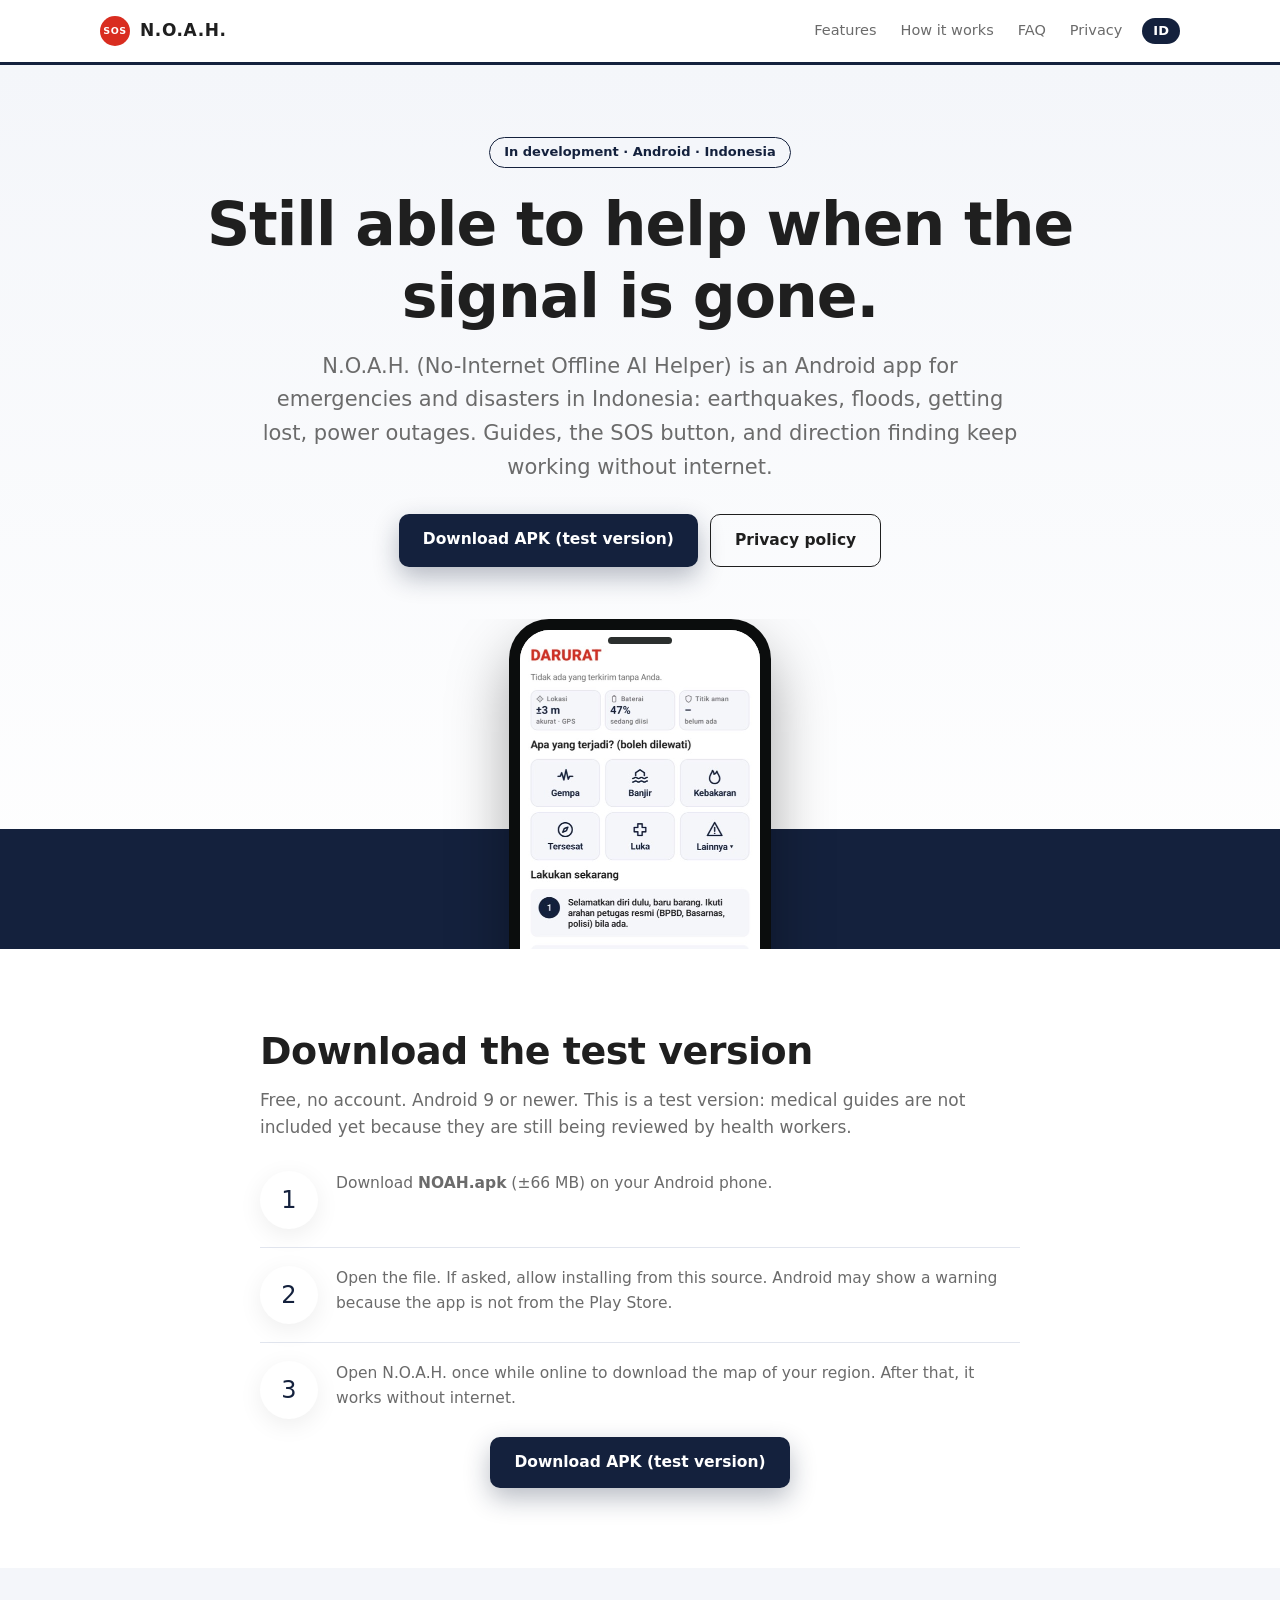
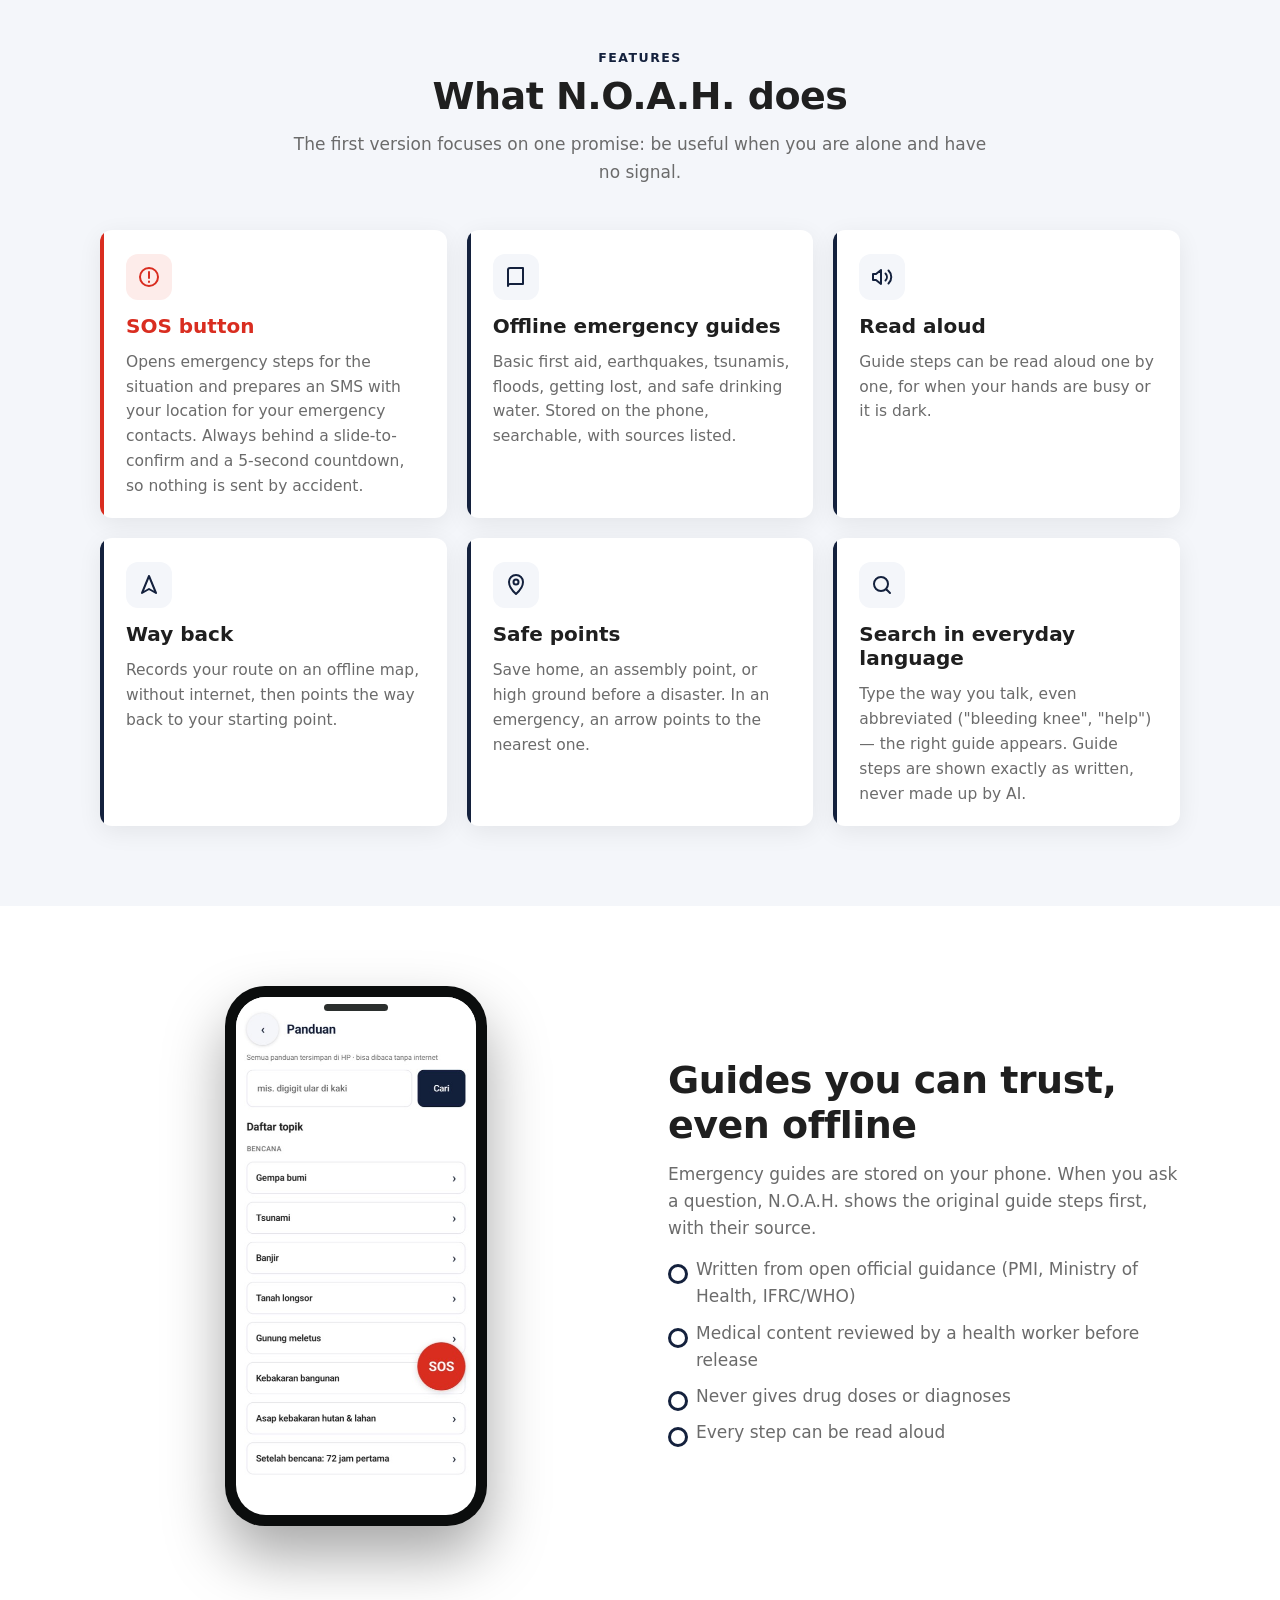
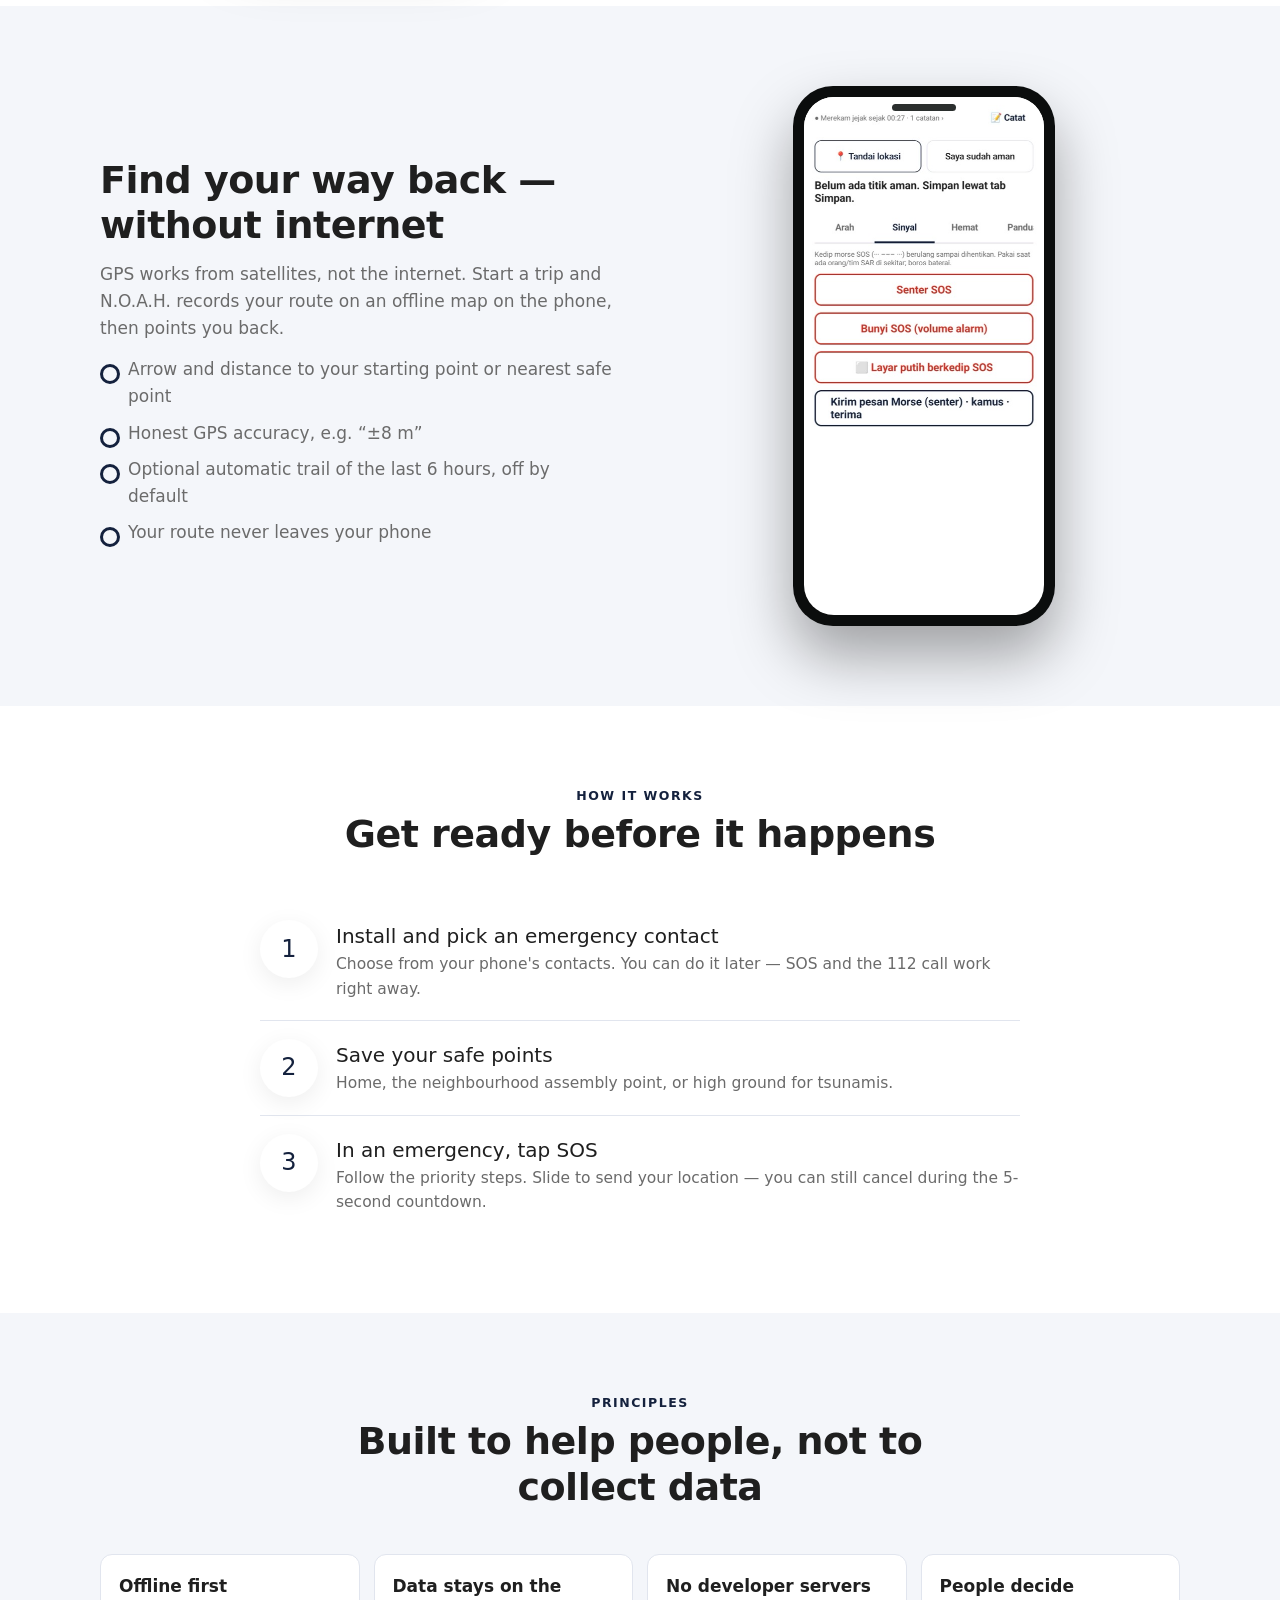
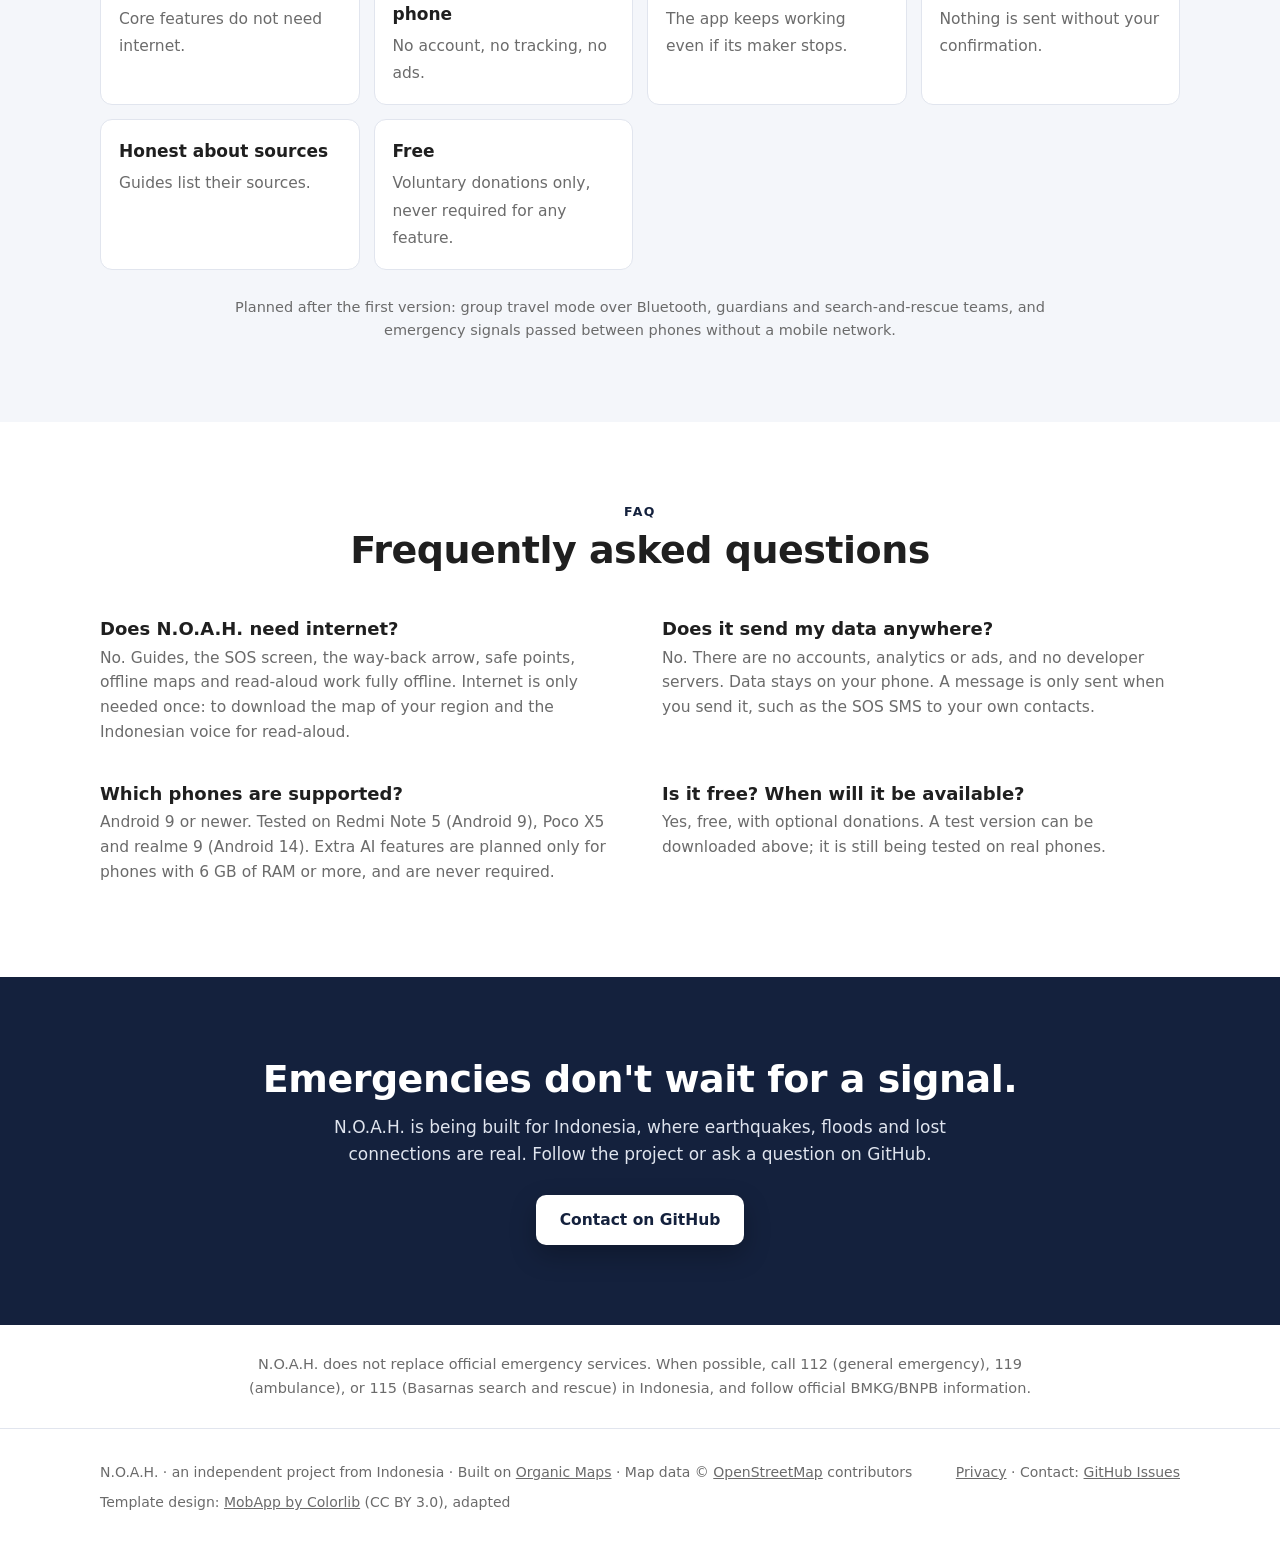
<file: index.html>
<!DOCTYPE html>
<html lang="en">
<head>
<meta charset="utf-8">
<meta name="viewport" content="width=device-width, initial-scale=1">
<title>N.O.A.H. — Emergency help without internet</title>
<meta name="description" content="N.O.A.H. (No-Internet Offline AI Helper) is an Android app for emergencies and disasters that keeps working without mobile signal or internet.">
<meta name="theme-color" content="#0d1716">
<link rel="alternate" hreflang="en" href="./">
<link rel="alternate" hreflang="id" href="id/">
<link rel="stylesheet" href="style.css?v=65da5d07">
</head>
<body>
<header class="nav"><div class="wrap"><a class="brand" href="./"><i>SOS</i>N.O.A.H.</a><nav><a href="#features">Features</a><a href="#how">How it works</a><a href="#faq">FAQ</a><a class="keep" href="privacy.html">Privacy</a><a class="lang" href="id/" lang="id">ID</a></nav></div></header>

<section class="hero"><div class="wrap">
  <span class="badge">In development · Android · Indonesia</span>
  <h1>Still able to help when the signal is gone.</h1>
  <p class="tagline">N.O.A.H. (No-Internet Offline AI Helper) is an Android app for emergencies and disasters in Indonesia: earthquakes, floods, getting lost, power outages. Guides, the SOS button, and direction finding keep working without internet.</p>
  <div class="btns"><a class="btn light" href="#unduh">Download APK (test version)</a><a class="btn ghost" href="privacy.html">Privacy policy</a></div>
  <div class="hero-phone"><div class="phone"><div class="screen shot"><img src="gambar/layar-darurat.jpg" alt="N.O.A.H. emergency screen: location, battery, what happened, steps to take, Call 112" loading="lazy" width="479" height="955"></div></div></div>
</div></section>

<section class="section" id="unduh"><div class="wrap">
  <div style="max-width:760px;margin:0 auto"><h2>Download the test version</h2><p>Free, no account. Android 9 or newer. This is a test version: medical guides are not included yet because they are still being reviewed by health workers.</p>
  <ol class="steps"><li><span class="n">1</span><div><p>Download <b>NOAH.apk</b> (±66 MB) on your Android phone.</p></div></li><li><span class="n">2</span><div><p>Open the file. If asked, allow installing from this source. Android may show a warning because the app is not from the Play Store.</p></div></li><li><span class="n">3</span><div><p>Open N.O.A.H. once while online to download the map of your region. After that, it works without internet.</p></div></li></ol>
  <div class="btns"><a class="btn light" href="https://github.com/noah-darurat/noah-darurat.github.io/releases/latest/download/NOAH.apk">Download APK (test version)</a></div></div>
</div></section>

<section class="section light" id="features"><div class="wrap">
  <div class="title"><small>Features</small><h2>What N.O.A.H. does</h2><p>The first version focuses on one promise: be useful when you are alone and have no signal.</p></div>
  <div class="grid3"><div class="feature sos"><div class="ic"><svg viewBox="0 0 24 24" fill="none" stroke="currentColor" stroke-width="2" stroke-linecap="round"><circle cx="12" cy="12" r="9"/><path d="M12 7v6M12 16.5v.5"/></svg></div><h3>SOS button</h3><p>Opens emergency steps for the situation and prepares an SMS with your location for your emergency contacts. Always behind a slide-to-confirm and a 5-second countdown, so nothing is sent by accident.</p></div><div class="feature"><div class="ic"><svg viewBox="0 0 24 24" fill="none" stroke="currentColor" stroke-width="2" stroke-linecap="round" stroke-linejoin="round"><path d="M4 5a2 2 0 0 1 2-2h13v16H6a2 2 0 0 0-2 2z"/><path d="M4 19V5"/></svg></div><h3>Offline emergency guides</h3><p>Basic first aid, earthquakes, tsunamis, floods, getting lost, and safe drinking water. Stored on the phone, searchable, with sources listed.</p></div><div class="feature"><div class="ic"><svg viewBox="0 0 24 24" fill="none" stroke="currentColor" stroke-width="2" stroke-linecap="round" stroke-linejoin="round"><path d="M11 5 6 9H3v6h3l5 4z"/><path d="M15.5 8.5a5 5 0 0 1 0 7M18.5 5.5a9 9 0 0 1 0 13"/></svg></div><h3>Read aloud</h3><p>Guide steps can be read aloud one by one, for when your hands are busy or it is dark.</p></div><div class="feature"><div class="ic"><svg viewBox="0 0 24 24" fill="none" stroke="currentColor" stroke-width="2" stroke-linecap="round" stroke-linejoin="round"><path d="M12 3 5 20l7-4 7 4z"/></svg></div><h3>Way back</h3><p>Records your route on an offline map, without internet, then points the way back to your starting point.</p></div><div class="feature"><div class="ic"><svg viewBox="0 0 24 24" fill="none" stroke="currentColor" stroke-width="2" stroke-linecap="round" stroke-linejoin="round"><path d="M12 21s7-6.2 7-12a7 7 0 1 0-14 0c0 5.8 7 12 7 12z"/><circle cx="12" cy="9" r="2.5"/></svg></div><h3>Safe points</h3><p>Save home, an assembly point, or high ground before a disaster. In an emergency, an arrow points to the nearest one.</p></div><div class="feature"><div class="ic"><svg viewBox="0 0 24 24" fill="none" stroke="currentColor" stroke-width="2" stroke-linecap="round" stroke-linejoin="round"><circle cx="11" cy="11" r="7"/><path d="m20 20-3.5-3.5"/></svg></div><h3>Search in everyday language</h3><p>Type the way you talk, even abbreviated ("bleeding knee", "help") — the right guide appears. Guide steps are shown exactly as written, never made up by AI.</p></div></div>
</div></section>

<section class="section"><div class="wrap split">
  <div><div class="phone"><div class="screen shot"><img src="gambar/layar-panduan.jpg" alt="Offline guides list: earthquake, tsunami, flood, landslide" loading="lazy" width="479" height="955"></div></div></div>
  <div class="txt"><h2>Guides you can trust, even offline</h2><p>Emergency guides are stored on your phone. When you ask a question, N.O.A.H. shows the original guide steps first, with their source.</p><ul><li>Written from open official guidance (PMI, Ministry of Health, IFRC/WHO)</li><li>Medical content reviewed by a health worker before release</li><li>Never gives drug doses or diagnoses</li><li>Every step can be read aloud</li></ul></div>
</div></section>

<section class="section light"><div class="wrap split rev">
  <div><div class="phone"><div class="screen shot"><img src="gambar/layar-survival.jpg" alt="Survival mode: trail recording, mark location, SOS flashlight, sound and Morse" loading="lazy" width="479" height="955"></div></div></div>
  <div class="txt"><h2>Find your way back — without internet</h2><p>GPS works from satellites, not the internet. Start a trip and N.O.A.H. records your route on an offline map on the phone, then points you back.</p><ul><li>Arrow and distance to your starting point or nearest safe point</li><li>Honest GPS accuracy, e.g. “±8 m”</li><li>Optional automatic trail of the last 6 hours, off by default</li><li>Your route never leaves your phone</li></ul></div>
</div></section>

<section class="section" id="how"><div class="wrap">
  <div class="title"><small>How it works</small><h2>Get ready before it happens</h2></div>
  <div style="max-width:760px;margin:0 auto"><ol class="steps"><li><span class="n">1</span><div><h3>Install and pick an emergency contact</h3><p>Choose from your phone's contacts. You can do it later — SOS and the 112 call work right away.</p></div></li><li><span class="n">2</span><div><h3>Save your safe points</h3><p>Home, the neighbourhood assembly point, or high ground for tsunamis.</p></div></li><li><span class="n">3</span><div><h3>In an emergency, tap SOS</h3><p>Follow the priority steps. Slide to send your location — you can still cancel during the 5-second countdown.</p></div></li></ol></div>
</div></section>

<section class="section light"><div class="wrap">
  <div class="title"><small>Principles</small><h2>Built to help people, not to collect data</h2></div>
  <div class="pgrid"><div><b>Offline first</b><span>Core features do not need internet.</span></div><div><b>Data stays on the phone</b><span>No account, no tracking, no ads.</span></div><div><b>No developer servers</b><span>The app keeps working even if its maker stops.</span></div><div><b>People decide</b><span>Nothing is sent without your confirmation.</span></div><div><b>Honest about sources</b><span>Guides list their sources.</span></div><div><b>Free</b><span>Voluntary donations only, never required for any feature.</span></div></div>
  <p class="note">Planned after the first version: group travel mode over Bluetooth, guardians and search-and-rescue teams, and emergency signals passed between phones without a mobile network.</p>
</div></section>

<section class="section" id="faq"><div class="wrap">
  <div class="title"><small>FAQ</small><h2>Frequently asked questions</h2></div>
  <div class="faq"><div><h3>Does N.O.A.H. need internet?</h3><p>No. Guides, the SOS screen, the way-back arrow, safe points, offline maps and read-aloud work fully offline. Internet is only needed once: to download the map of your region and the Indonesian voice for read-aloud.</p></div><div><h3>Does it send my data anywhere?</h3><p>No. There are no accounts, analytics or ads, and no developer servers. Data stays on your phone. A message is only sent when you send it, such as the SOS SMS to your own contacts.</p></div><div><h3>Which phones are supported?</h3><p>Android 9 or newer. Tested on Redmi Note 5 (Android 9), Poco X5 and realme 9 (Android 14). Extra AI features are planned only for phones with 6 GB of RAM or more, and are never required.</p></div><div><h3>Is it free? When will it be available?</h3><p>Yes, free, with optional donations. A test version can be downloaded above; it is still being tested on real phones.</p></div></div>
</div></section>

<section class="section cta"><div class="wrap">
  <h2>Emergencies don't wait for a signal.</h2><p>N.O.A.H. is being built for Indonesia, where earthquakes, floods and lost connections are real. Follow the project or ask a question on GitHub.</p>
  <div class="btns"><a class="btn light" href="https://github.com/noah-darurat/noah-darurat.github.io/issues">Contact on GitHub</a></div>
</div></section>
<div class="wrap"><p class="note" style="margin:28px auto">N.O.A.H. does not replace official emergency services. When possible, call 112 (general emergency), 119 (ambulance), or 115 (Basarnas search and rescue) in Indonesia, and follow official BMKG/BNPB information.</p></div>
<footer><div class="wrap"><span>N.O.A.H. · an independent project from Indonesia · Built on <a href="https://organicmaps.app/">Organic Maps</a> · Map data © <a href="https://www.openstreetmap.org/copyright">OpenStreetMap</a> contributors</span><span><a href="privacy.html">Privacy</a> · Contact: <a href="https://github.com/noah-darurat/noah-darurat.github.io/issues">GitHub Issues</a></span><span>Template design: <a href="https://colorlib.com/wp/template/mobapp/">MobApp by Colorlib</a> (CC BY 3.0), adapted</span></div></footer>
</body>
</html>
</file>
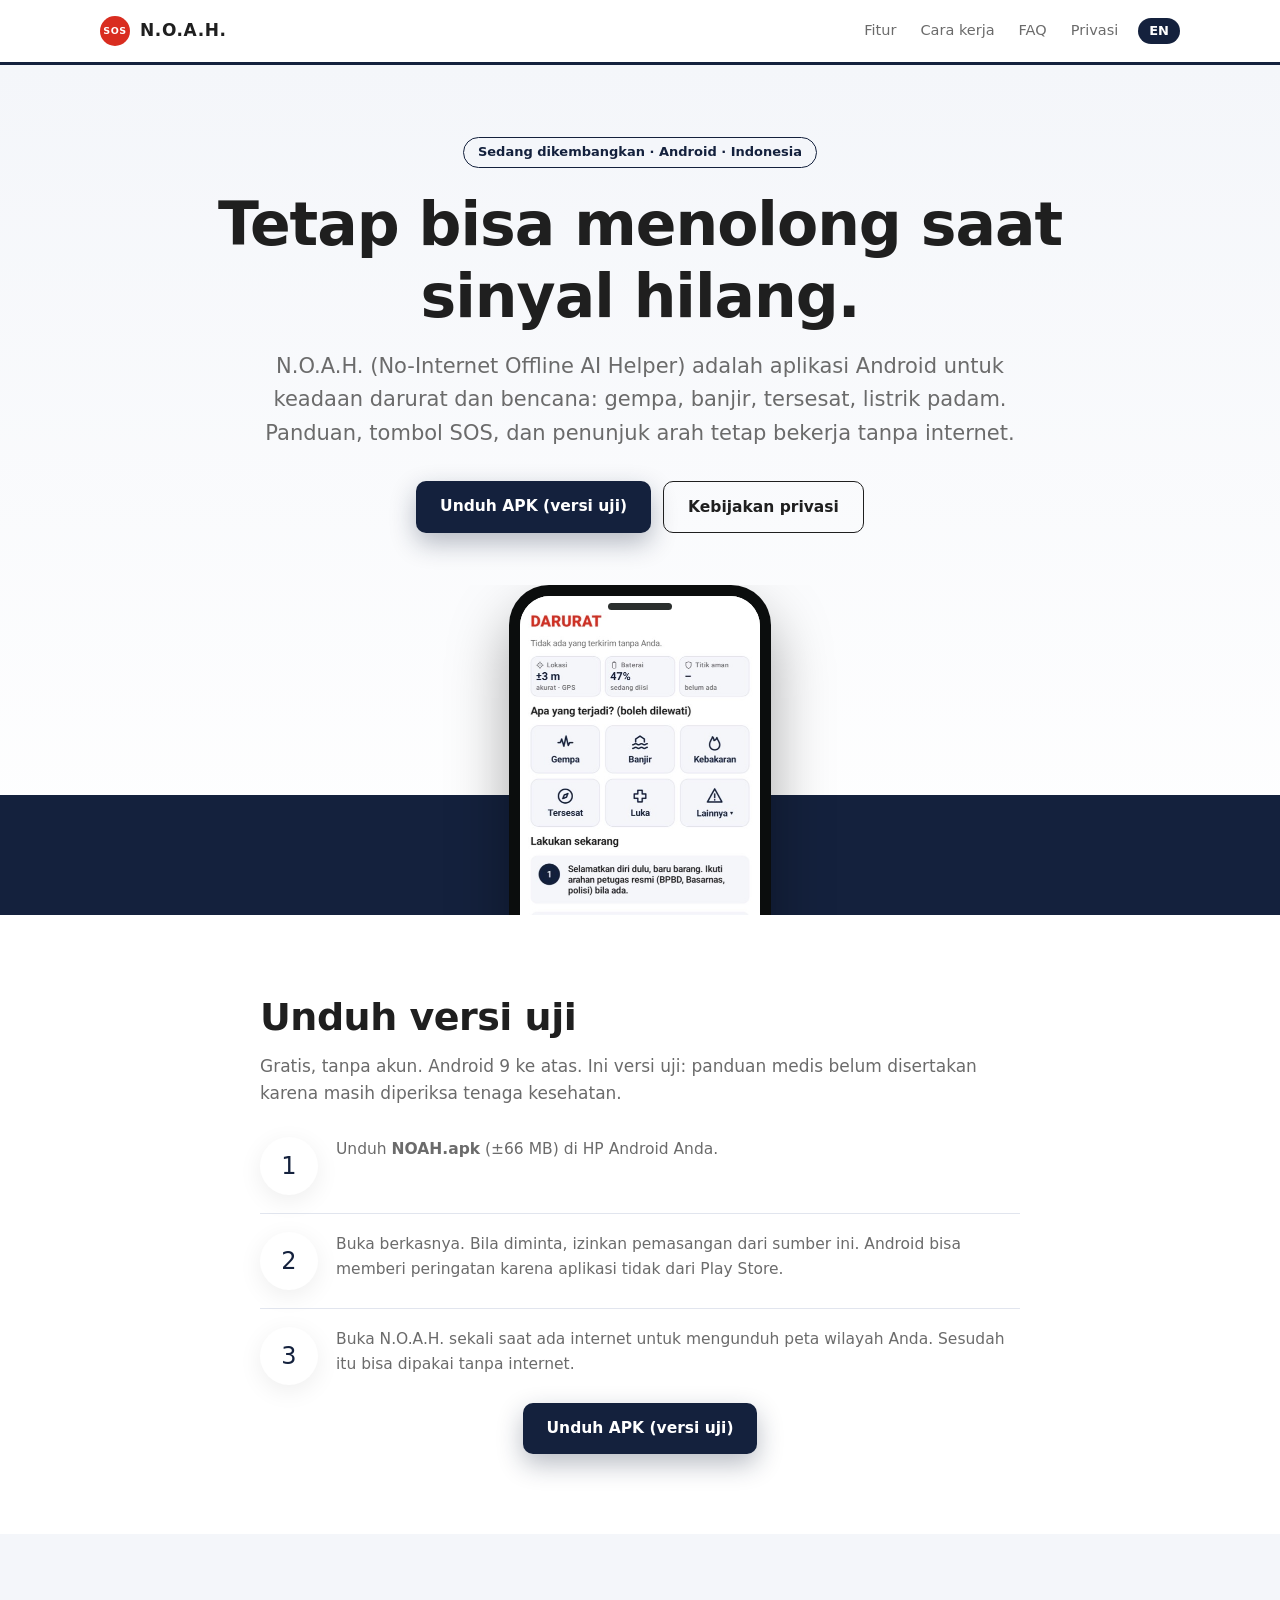
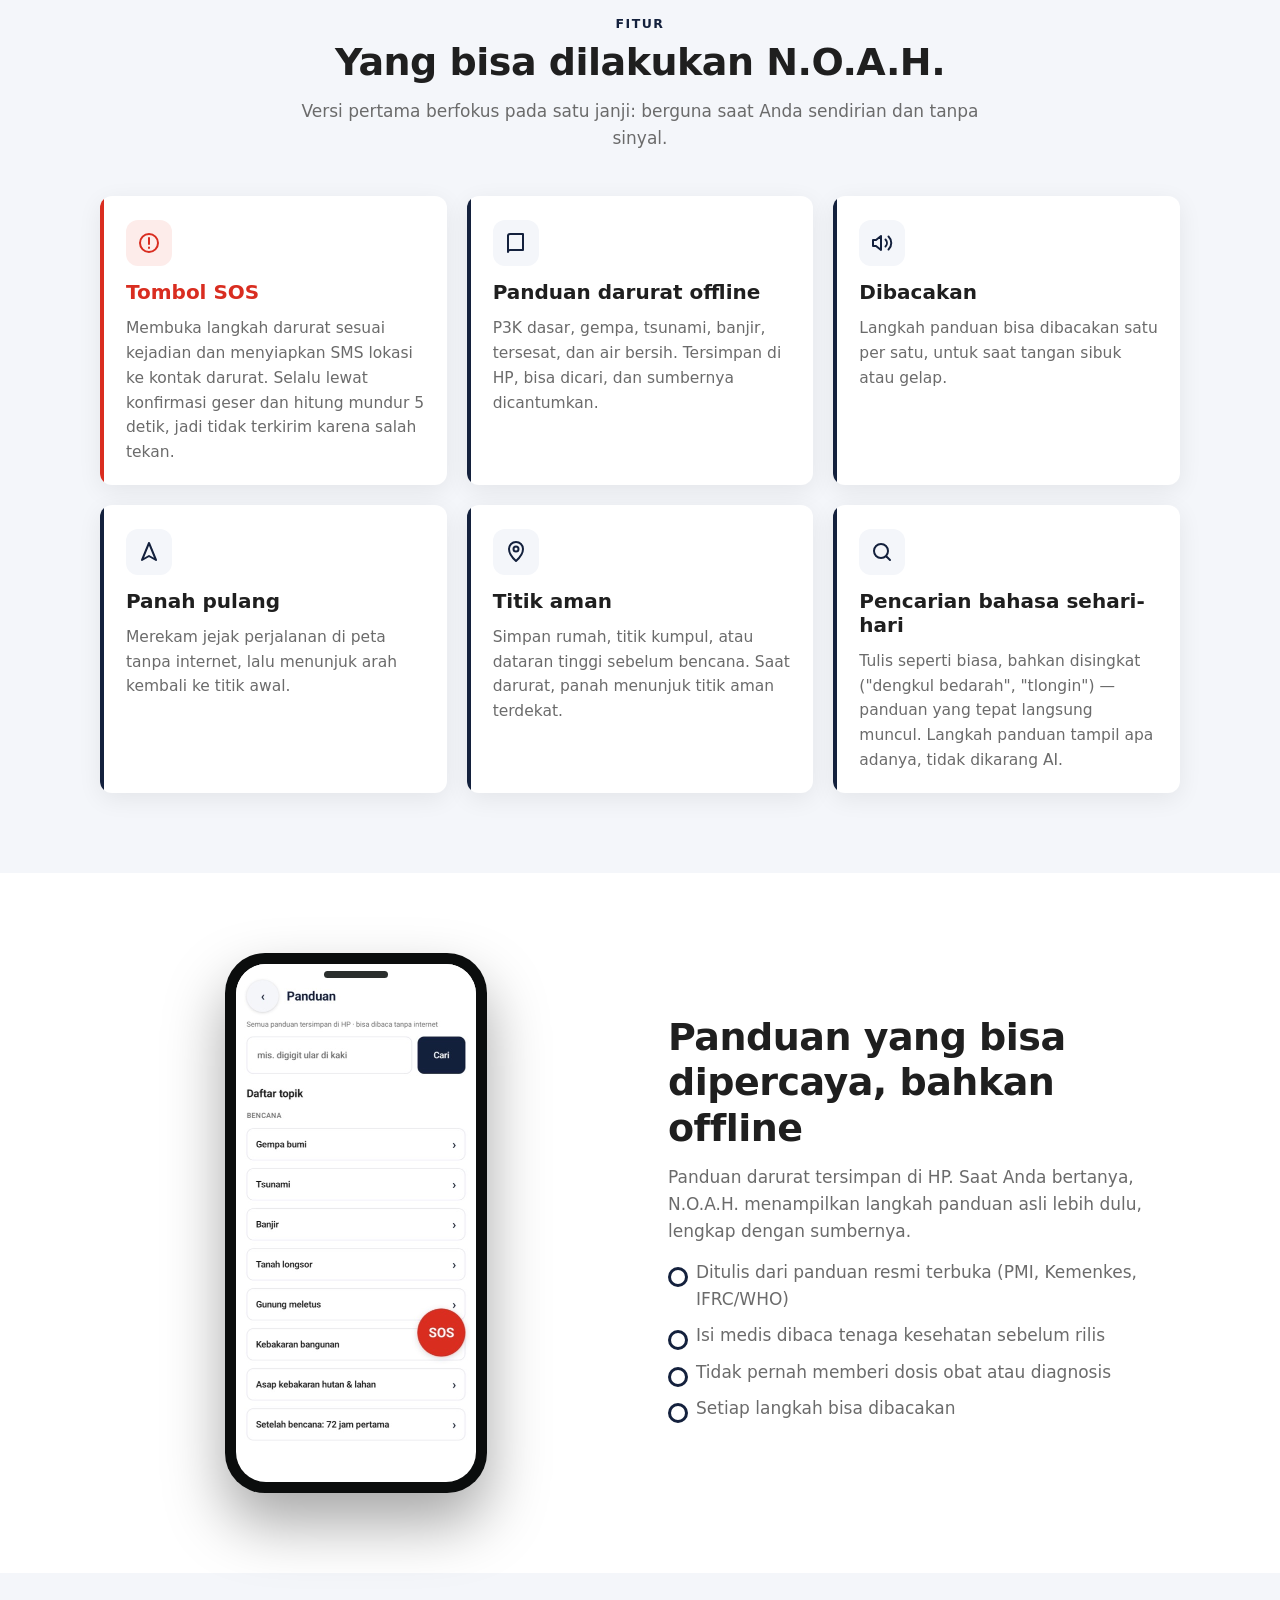
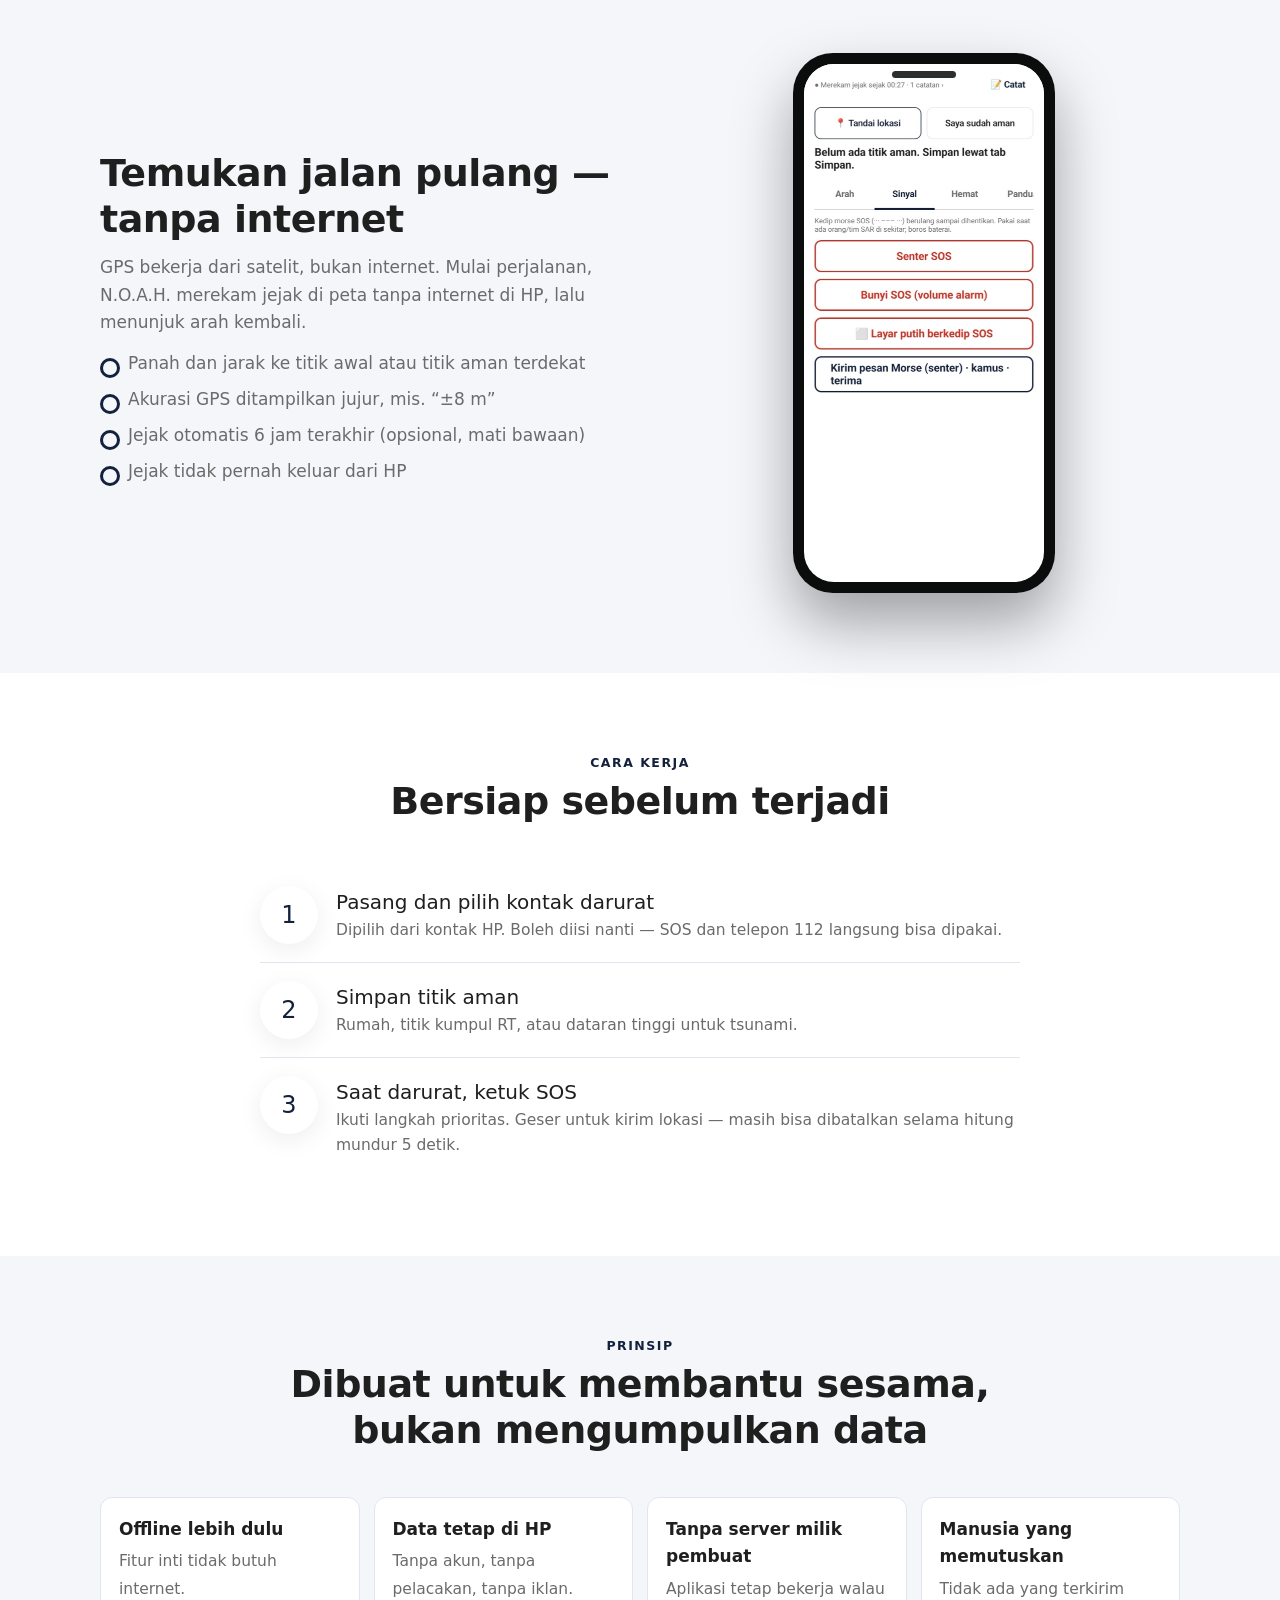
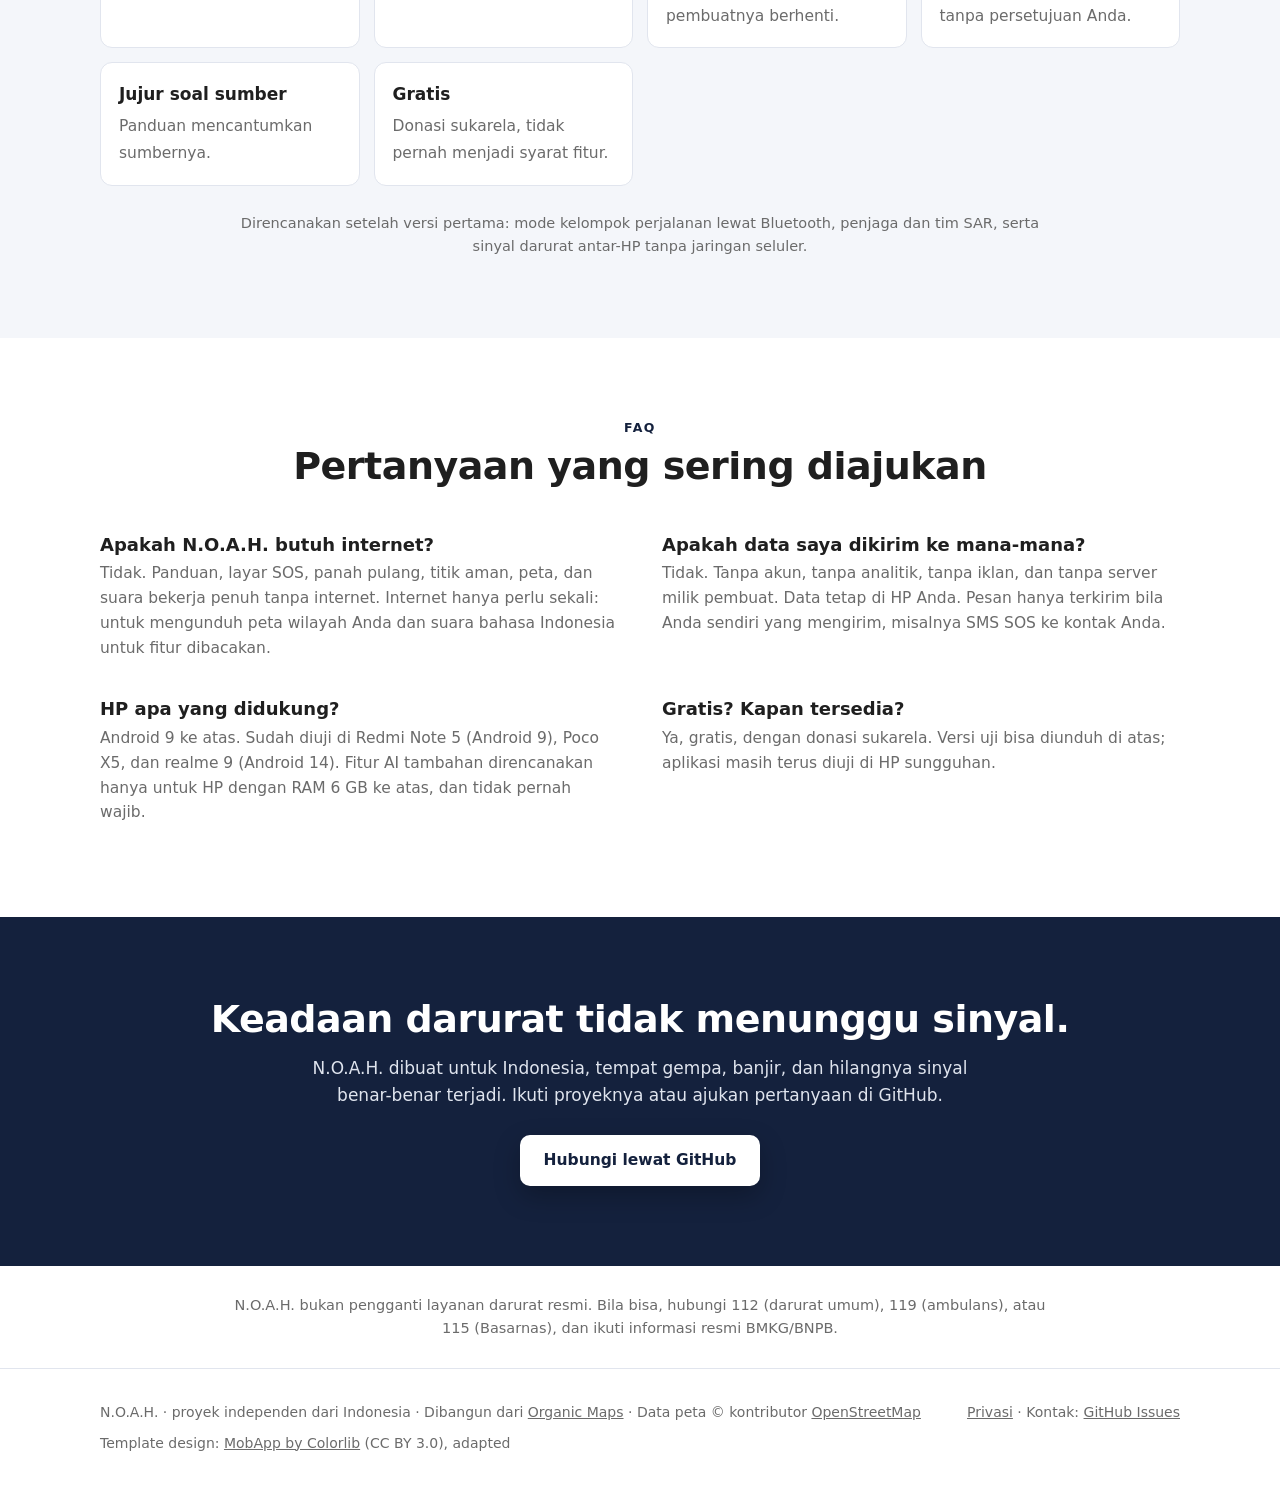
<file: id/index.html>
<!DOCTYPE html>
<html lang="id">
<head>
<meta charset="utf-8">
<meta name="viewport" content="width=device-width, initial-scale=1">
<title>N.O.A.H. — Bantuan darurat tanpa internet</title>
<meta name="description" content="N.O.A.H. (No-Internet Offline AI Helper) adalah aplikasi Android untuk keadaan darurat dan bencana yang tetap berguna tanpa sinyal dan tanpa internet.">
<meta name="theme-color" content="#0d1716">
<link rel="alternate" hreflang="en" href="../">
<link rel="alternate" hreflang="id" href="./">
<link rel="stylesheet" href="../style.css?v=65da5d07">
</head>
<body>
<header class="nav"><div class="wrap"><a class="brand" href="./"><i>SOS</i>N.O.A.H.</a><nav><a href="#features">Fitur</a><a href="#how">Cara kerja</a><a href="#faq">FAQ</a><a class="keep" href="privasi.html">Privasi</a><a class="lang" href="../" lang="en">EN</a></nav></div></header>

<section class="hero"><div class="wrap">
  <span class="badge">Sedang dikembangkan · Android · Indonesia</span>
  <h1>Tetap bisa menolong saat sinyal hilang.</h1>
  <p class="tagline">N.O.A.H. (No-Internet Offline AI Helper) adalah aplikasi Android untuk keadaan darurat dan bencana: gempa, banjir, tersesat, listrik padam. Panduan, tombol SOS, dan penunjuk arah tetap bekerja tanpa internet.</p>
  <div class="btns"><a class="btn light" href="#unduh">Unduh APK (versi uji)</a><a class="btn ghost" href="privasi.html">Kebijakan privasi</a></div>
  <div class="hero-phone"><div class="phone"><div class="screen shot"><img src="../gambar/layar-darurat.jpg" alt="Layar darurat N.O.A.H.: lokasi, baterai, apa yang terjadi, langkah yang dilakukan, Telepon 112" loading="lazy" width="479" height="955"></div></div></div>
</div></section>

<section class="section" id="unduh"><div class="wrap">
  <div style="max-width:760px;margin:0 auto"><h2>Unduh versi uji</h2><p>Gratis, tanpa akun. Android 9 ke atas. Ini versi uji: panduan medis belum disertakan karena masih diperiksa tenaga kesehatan.</p>
  <ol class="steps"><li><span class="n">1</span><div><p>Unduh <b>NOAH.apk</b> (±66 MB) di HP Android Anda.</p></div></li><li><span class="n">2</span><div><p>Buka berkasnya. Bila diminta, izinkan pemasangan dari sumber ini. Android bisa memberi peringatan karena aplikasi tidak dari Play Store.</p></div></li><li><span class="n">3</span><div><p>Buka N.O.A.H. sekali saat ada internet untuk mengunduh peta wilayah Anda. Sesudah itu bisa dipakai tanpa internet.</p></div></li></ol>
  <div class="btns"><a class="btn light" href="https://github.com/noah-darurat/noah-darurat.github.io/releases/latest/download/NOAH.apk">Unduh APK (versi uji)</a></div></div>
</div></section>

<section class="section light" id="features"><div class="wrap">
  <div class="title"><small>Fitur</small><h2>Yang bisa dilakukan N.O.A.H.</h2><p>Versi pertama berfokus pada satu janji: berguna saat Anda sendirian dan tanpa sinyal.</p></div>
  <div class="grid3"><div class="feature sos"><div class="ic"><svg viewBox="0 0 24 24" fill="none" stroke="currentColor" stroke-width="2" stroke-linecap="round"><circle cx="12" cy="12" r="9"/><path d="M12 7v6M12 16.5v.5"/></svg></div><h3>Tombol SOS</h3><p>Membuka langkah darurat sesuai kejadian dan menyiapkan SMS lokasi ke kontak darurat. Selalu lewat konfirmasi geser dan hitung mundur 5 detik, jadi tidak terkirim karena salah tekan.</p></div><div class="feature"><div class="ic"><svg viewBox="0 0 24 24" fill="none" stroke="currentColor" stroke-width="2" stroke-linecap="round" stroke-linejoin="round"><path d="M4 5a2 2 0 0 1 2-2h13v16H6a2 2 0 0 0-2 2z"/><path d="M4 19V5"/></svg></div><h3>Panduan darurat offline</h3><p>P3K dasar, gempa, tsunami, banjir, tersesat, dan air bersih. Tersimpan di HP, bisa dicari, dan sumbernya dicantumkan.</p></div><div class="feature"><div class="ic"><svg viewBox="0 0 24 24" fill="none" stroke="currentColor" stroke-width="2" stroke-linecap="round" stroke-linejoin="round"><path d="M11 5 6 9H3v6h3l5 4z"/><path d="M15.5 8.5a5 5 0 0 1 0 7M18.5 5.5a9 9 0 0 1 0 13"/></svg></div><h3>Dibacakan</h3><p>Langkah panduan bisa dibacakan satu per satu, untuk saat tangan sibuk atau gelap.</p></div><div class="feature"><div class="ic"><svg viewBox="0 0 24 24" fill="none" stroke="currentColor" stroke-width="2" stroke-linecap="round" stroke-linejoin="round"><path d="M12 3 5 20l7-4 7 4z"/></svg></div><h3>Panah pulang</h3><p>Merekam jejak perjalanan di peta tanpa internet, lalu menunjuk arah kembali ke titik awal.</p></div><div class="feature"><div class="ic"><svg viewBox="0 0 24 24" fill="none" stroke="currentColor" stroke-width="2" stroke-linecap="round" stroke-linejoin="round"><path d="M12 21s7-6.2 7-12a7 7 0 1 0-14 0c0 5.8 7 12 7 12z"/><circle cx="12" cy="9" r="2.5"/></svg></div><h3>Titik aman</h3><p>Simpan rumah, titik kumpul, atau dataran tinggi sebelum bencana. Saat darurat, panah menunjuk titik aman terdekat.</p></div><div class="feature"><div class="ic"><svg viewBox="0 0 24 24" fill="none" stroke="currentColor" stroke-width="2" stroke-linecap="round" stroke-linejoin="round"><circle cx="11" cy="11" r="7"/><path d="m20 20-3.5-3.5"/></svg></div><h3>Pencarian bahasa sehari-hari</h3><p>Tulis seperti biasa, bahkan disingkat ("dengkul bedarah", "tlongin") — panduan yang tepat langsung muncul. Langkah panduan tampil apa adanya, tidak dikarang AI.</p></div></div>
</div></section>

<section class="section"><div class="wrap split">
  <div><div class="phone"><div class="screen shot"><img src="../gambar/layar-panduan.jpg" alt="Daftar panduan tanpa internet: gempa, tsunami, banjir, tanah longsor" loading="lazy" width="479" height="955"></div></div></div>
  <div class="txt"><h2>Panduan yang bisa dipercaya, bahkan offline</h2><p>Panduan darurat tersimpan di HP. Saat Anda bertanya, N.O.A.H. menampilkan langkah panduan asli lebih dulu, lengkap dengan sumbernya.</p><ul><li>Ditulis dari panduan resmi terbuka (PMI, Kemenkes, IFRC/WHO)</li><li>Isi medis dibaca tenaga kesehatan sebelum rilis</li><li>Tidak pernah memberi dosis obat atau diagnosis</li><li>Setiap langkah bisa dibacakan</li></ul></div>
</div></section>

<section class="section light"><div class="wrap split rev">
  <div><div class="phone"><div class="screen shot"><img src="../gambar/layar-survival.jpg" alt="Mode survival: rekam jejak, tandai lokasi, senter, bunyi dan Morse SOS" loading="lazy" width="479" height="955"></div></div></div>
  <div class="txt"><h2>Temukan jalan pulang — tanpa internet</h2><p>GPS bekerja dari satelit, bukan internet. Mulai perjalanan, N.O.A.H. merekam jejak di peta tanpa internet di HP, lalu menunjuk arah kembali.</p><ul><li>Panah dan jarak ke titik awal atau titik aman terdekat</li><li>Akurasi GPS ditampilkan jujur, mis. “±8 m”</li><li>Jejak otomatis 6 jam terakhir (opsional, mati bawaan)</li><li>Jejak tidak pernah keluar dari HP</li></ul></div>
</div></section>

<section class="section" id="how"><div class="wrap">
  <div class="title"><small>Cara kerja</small><h2>Bersiap sebelum terjadi</h2></div>
  <div style="max-width:760px;margin:0 auto"><ol class="steps"><li><span class="n">1</span><div><h3>Pasang dan pilih kontak darurat</h3><p>Dipilih dari kontak HP. Boleh diisi nanti — SOS dan telepon 112 langsung bisa dipakai.</p></div></li><li><span class="n">2</span><div><h3>Simpan titik aman</h3><p>Rumah, titik kumpul RT, atau dataran tinggi untuk tsunami.</p></div></li><li><span class="n">3</span><div><h3>Saat darurat, ketuk SOS</h3><p>Ikuti langkah prioritas. Geser untuk kirim lokasi — masih bisa dibatalkan selama hitung mundur 5 detik.</p></div></li></ol></div>
</div></section>

<section class="section light"><div class="wrap">
  <div class="title"><small>Prinsip</small><h2>Dibuat untuk membantu sesama, bukan mengumpulkan data</h2></div>
  <div class="pgrid"><div><b>Offline lebih dulu</b><span>Fitur inti tidak butuh internet.</span></div><div><b>Data tetap di HP</b><span>Tanpa akun, tanpa pelacakan, tanpa iklan.</span></div><div><b>Tanpa server milik pembuat</b><span>Aplikasi tetap bekerja walau pembuatnya berhenti.</span></div><div><b>Manusia yang memutuskan</b><span>Tidak ada yang terkirim tanpa persetujuan Anda.</span></div><div><b>Jujur soal sumber</b><span>Panduan mencantumkan sumbernya.</span></div><div><b>Gratis</b><span>Donasi sukarela, tidak pernah menjadi syarat fitur.</span></div></div>
  <p class="note">Direncanakan setelah versi pertama: mode kelompok perjalanan lewat Bluetooth, penjaga dan tim SAR, serta sinyal darurat antar-HP tanpa jaringan seluler.</p>
</div></section>

<section class="section" id="faq"><div class="wrap">
  <div class="title"><small>FAQ</small><h2>Pertanyaan yang sering diajukan</h2></div>
  <div class="faq"><div><h3>Apakah N.O.A.H. butuh internet?</h3><p>Tidak. Panduan, layar SOS, panah pulang, titik aman, peta, dan suara bekerja penuh tanpa internet. Internet hanya perlu sekali: untuk mengunduh peta wilayah Anda dan suara bahasa Indonesia untuk fitur dibacakan.</p></div><div><h3>Apakah data saya dikirim ke mana-mana?</h3><p>Tidak. Tanpa akun, tanpa analitik, tanpa iklan, dan tanpa server milik pembuat. Data tetap di HP Anda. Pesan hanya terkirim bila Anda sendiri yang mengirim, misalnya SMS SOS ke kontak Anda.</p></div><div><h3>HP apa yang didukung?</h3><p>Android 9 ke atas. Sudah diuji di Redmi Note 5 (Android 9), Poco X5, dan realme 9 (Android 14). Fitur AI tambahan direncanakan hanya untuk HP dengan RAM 6 GB ke atas, dan tidak pernah wajib.</p></div><div><h3>Gratis? Kapan tersedia?</h3><p>Ya, gratis, dengan donasi sukarela. Versi uji bisa diunduh di atas; aplikasi masih terus diuji di HP sungguhan.</p></div></div>
</div></section>

<section class="section cta"><div class="wrap">
  <h2>Keadaan darurat tidak menunggu sinyal.</h2><p>N.O.A.H. dibuat untuk Indonesia, tempat gempa, banjir, dan hilangnya sinyal benar-benar terjadi. Ikuti proyeknya atau ajukan pertanyaan di GitHub.</p>
  <div class="btns"><a class="btn light" href="https://github.com/noah-darurat/noah-darurat.github.io/issues">Hubungi lewat GitHub</a></div>
</div></section>
<div class="wrap"><p class="note" style="margin:28px auto">N.O.A.H. bukan pengganti layanan darurat resmi. Bila bisa, hubungi 112 (darurat umum), 119 (ambulans), atau 115 (Basarnas), dan ikuti informasi resmi BMKG/BNPB.</p></div>
<footer><div class="wrap"><span>N.O.A.H. · proyek independen dari Indonesia · Dibangun dari <a href="https://organicmaps.app/">Organic Maps</a> · Data peta © kontributor <a href="https://www.openstreetmap.org/copyright">OpenStreetMap</a></span><span><a href="privasi.html">Privasi</a> · Kontak: <a href="https://github.com/noah-darurat/noah-darurat.github.io/issues">GitHub Issues</a></span><span>Template design: <a href="https://colorlib.com/wp/template/mobapp/">MobApp by Colorlib</a> (CC BY 3.0), adapted</span></div></footer>
</body>
</html>
</file>
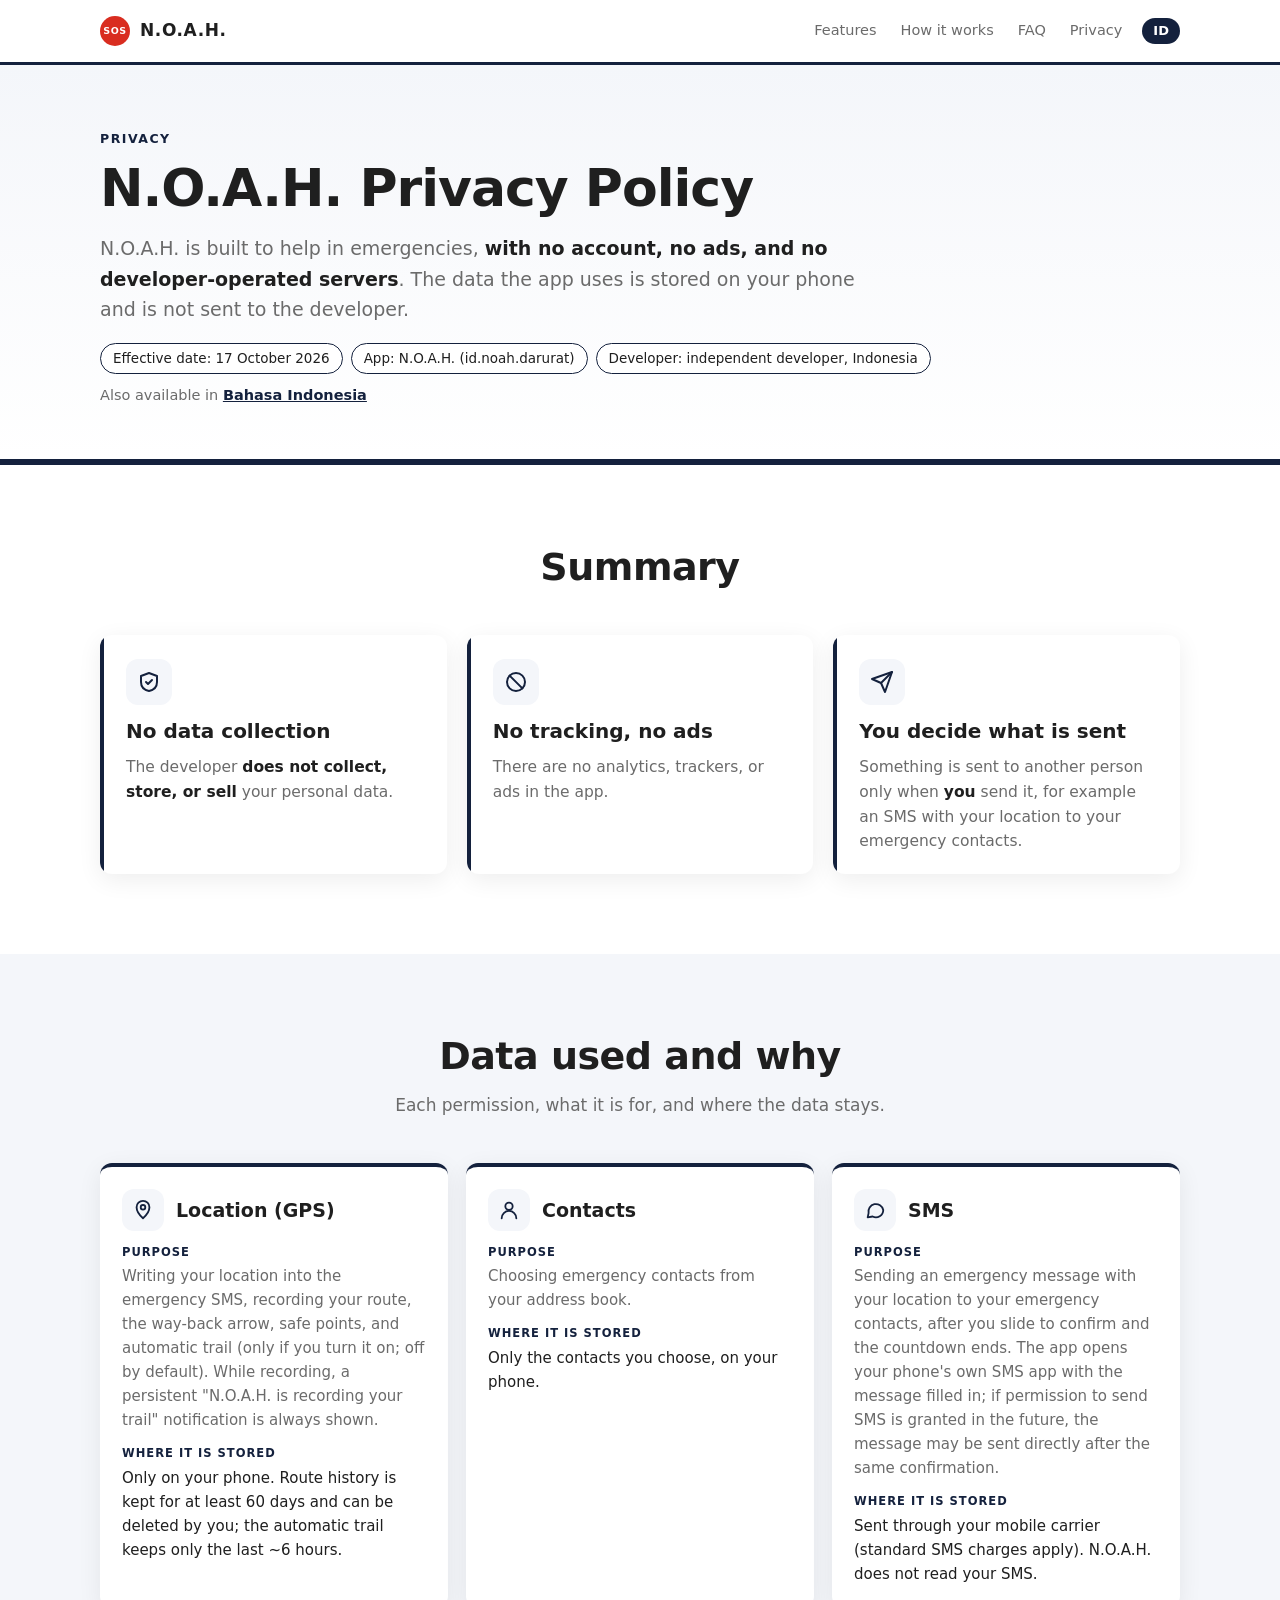
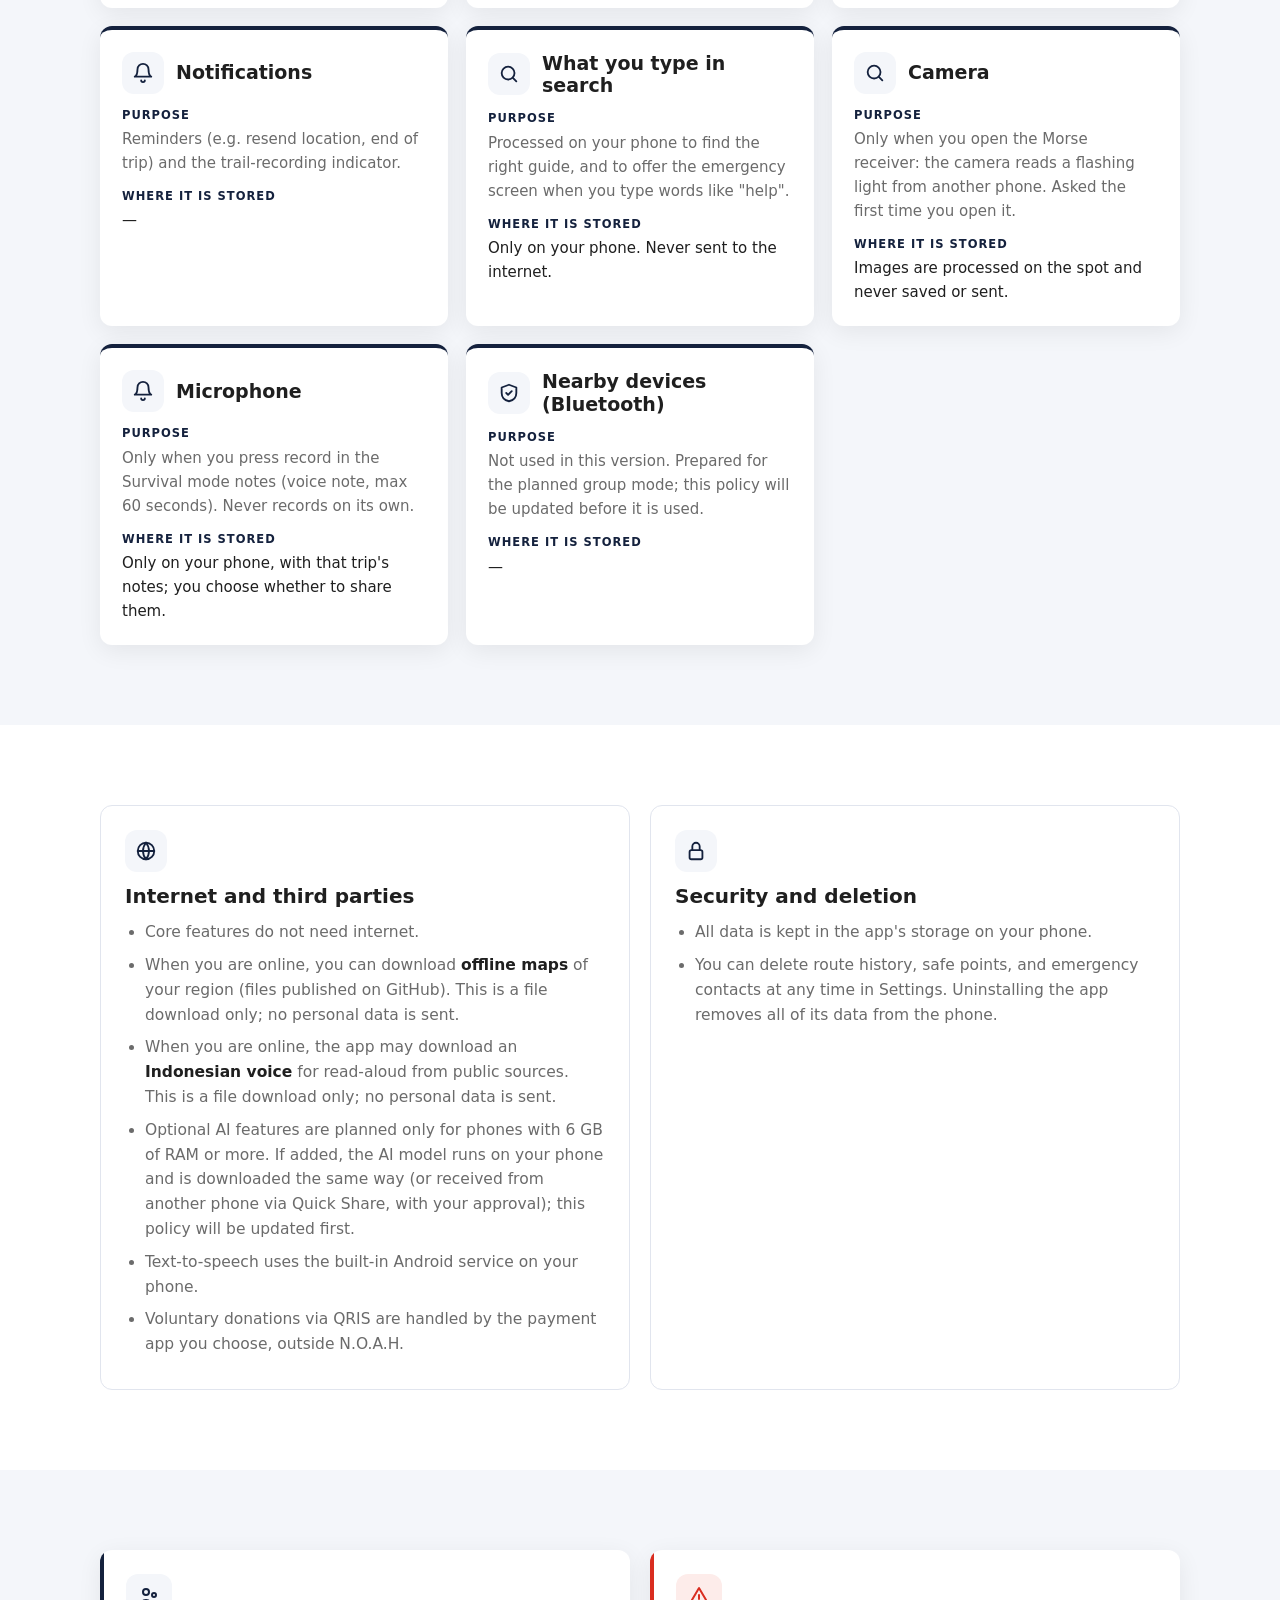
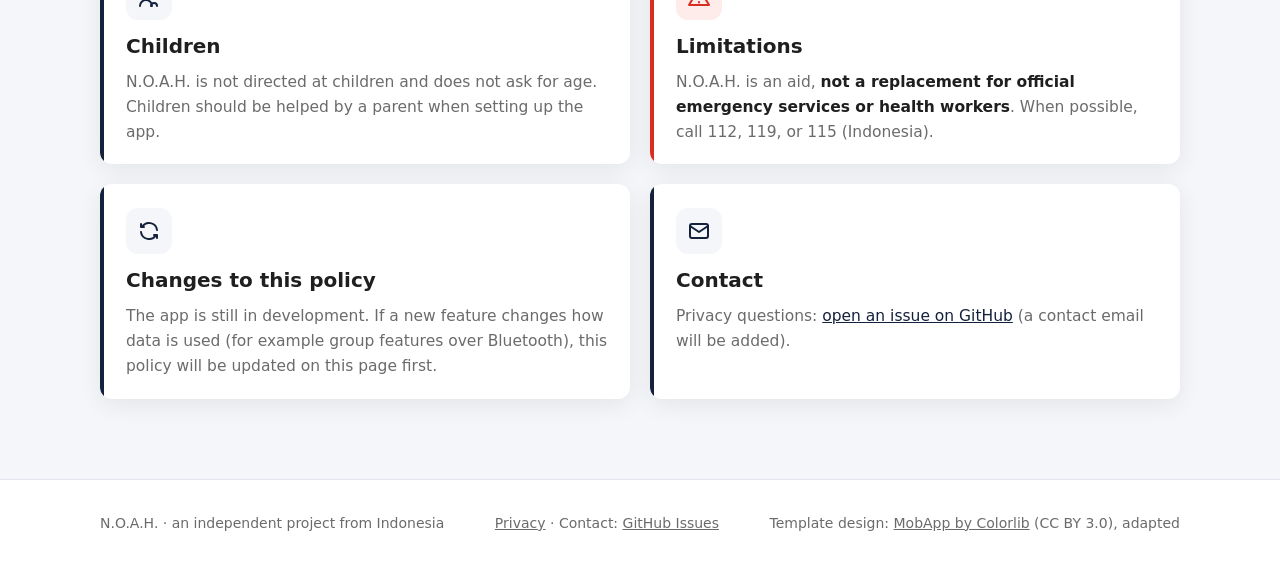
<file: privacy.html>
<!DOCTYPE html>
<html lang="en">
<head>
<meta charset="utf-8">
<meta name="viewport" content="width=device-width, initial-scale=1">
<title>Privacy Policy — N.O.A.H.</title>
<meta name="description" content="Privacy policy of the N.O.A.H. app: what data is used, why, and where it is stored.">
<meta name="theme-color" content="#0d1716">
<link rel="alternate" hreflang="en" href="privacy.html">
<link rel="alternate" hreflang="id" href="id/privasi.html">
<link rel="stylesheet" href="style.css?v=65da5d07">
</head>
<body>
<header class="nav"><div class="wrap"><a class="brand" href="./"><i>SOS</i>N.O.A.H.</a><nav><a href="./#features">Features</a><a href="./#how">How it works</a><a href="./#faq">FAQ</a><a class="keep" href="privacy.html">Privacy</a><a class="lang" href="id/privasi.html" lang="id">ID</a></nav></div></header>

<section class="page-hero"><div class="wrap">
  <small>Privacy</small>
  <h1>N.O.A.H. Privacy Policy</h1>
  <p class="lead">N.O.A.H. is built to help in emergencies, <b>with no account, no ads, and no developer-operated servers</b>. The data the app uses is stored on your phone and is not sent to the developer.</p>
  <div class="meta-chips"><span>Effective date: 17 October 2026</span><span>App: N.O.A.H. (id.noah.darurat)</span><span>Developer: independent developer, Indonesia</span></div>
  <p class="other">Also available in <a href="id/privasi.html" lang="id">Bahasa Indonesia</a></p>
</div></section>

<section class="section"><div class="wrap">
  <div class="title"><h2>Summary</h2></div>
  <div class="grid3"><div class="feature"><div class="ic"><svg viewBox="0 0 24 24" fill="none" stroke="currentColor" stroke-width="2" stroke-linecap="round" stroke-linejoin="round"><path d="M12 3 4 6v6c0 5 3.5 8 8 9 4.5-1 8-4 8-9V6z"/><path d="m9 12 2 2 4-4"/></svg></div><h3>No data collection</h3><p>The developer <b>does not collect, store, or sell</b> your personal data.</p></div><div class="feature"><div class="ic"><svg viewBox="0 0 24 24" fill="none" stroke="currentColor" stroke-width="2" stroke-linecap="round"><circle cx="12" cy="12" r="9"/><path d="M5.6 5.6l12.8 12.8"/></svg></div><h3>No tracking, no ads</h3><p>There are no analytics, trackers, or ads in the app.</p></div><div class="feature"><div class="ic"><svg viewBox="0 0 24 24" fill="none" stroke="currentColor" stroke-width="2" stroke-linecap="round" stroke-linejoin="round"><path d="M22 2 11 13"/><path d="M22 2 15 22l-4-9-9-4z"/></svg></div><h3>You decide what is sent</h3><p>Something is sent to another person only when <b>you</b> send it, for example an SMS with your location to your emergency contacts.</p></div></div>
</div></section>

<section class="section light"><div class="wrap">
  <div class="title"><h2>Data used and why</h2><p>Each permission, what it is for, and where the data stays.</p></div>
  <div class="perms"><div class="perm"><div class="perm-h"><div class="ic"><svg viewBox="0 0 24 24" fill="none" stroke="currentColor" stroke-width="2" stroke-linecap="round" stroke-linejoin="round"><path d="M12 21s7-6.2 7-12a7 7 0 1 0-14 0c0 5.8 7 12 7 12z"/><circle cx="12" cy="9" r="2.5"/></svg></div><h3>Location (GPS)</h3></div><small>Purpose</small><p>Writing your location into the emergency SMS, recording your route, the way-back arrow, safe points, and automatic trail (only if you turn it on; off by default). While recording, a persistent "N.O.A.H. is recording your trail" notification is always shown.</p><small>Where it is stored</small><p class="st">Only on your phone. Route history is kept for at least 60 days and can be deleted by you; the automatic trail keeps only the last ~6 hours.</p></div><div class="perm"><div class="perm-h"><div class="ic"><svg viewBox="0 0 24 24" fill="none" stroke="currentColor" stroke-width="2" stroke-linecap="round" stroke-linejoin="round"><circle cx="12" cy="8" r="4"/><path d="M4 21a8 8 0 0 1 16 0"/></svg></div><h3>Contacts</h3></div><small>Purpose</small><p>Choosing emergency contacts from your address book.</p><small>Where it is stored</small><p class="st">Only the contacts you choose, on your phone.</p></div><div class="perm"><div class="perm-h"><div class="ic"><svg viewBox="0 0 24 24" fill="none" stroke="currentColor" stroke-width="2" stroke-linecap="round" stroke-linejoin="round"><path d="M21 12a8 8 0 0 1-11.6 7.1L4 20l1-4.6A8 8 0 1 1 21 12z"/></svg></div><h3>SMS</h3></div><small>Purpose</small><p>Sending an emergency message with your location to your emergency contacts, after you slide to confirm and the countdown ends. The app opens your phone's own SMS app with the message filled in; if permission to send SMS is granted in the future, the message may be sent directly after the same confirmation.</p><small>Where it is stored</small><p class="st">Sent through your mobile carrier (standard SMS charges apply). N.O.A.H. does not read your SMS.</p></div><div class="perm"><div class="perm-h"><div class="ic"><svg viewBox="0 0 24 24" fill="none" stroke="currentColor" stroke-width="2" stroke-linecap="round" stroke-linejoin="round"><path d="M6 8a6 6 0 1 1 12 0c0 7 3 8 3 8H3s3-1 3-8"/><path d="M10 20a2 2 0 0 0 4 0"/></svg></div><h3>Notifications</h3></div><small>Purpose</small><p>Reminders (e.g. resend location, end of trip) and the trail-recording indicator.</p><small>Where it is stored</small><p class="st">—</p></div><div class="perm"><div class="perm-h"><div class="ic"><svg viewBox="0 0 24 24" fill="none" stroke="currentColor" stroke-width="2" stroke-linecap="round" stroke-linejoin="round"><circle cx="11" cy="11" r="7"/><path d="m20 20-3.5-3.5"/></svg></div><h3>What you type in search</h3></div><small>Purpose</small><p>Processed on your phone to find the right guide, and to offer the emergency screen when you type words like "help".</p><small>Where it is stored</small><p class="st">Only on your phone. Never sent to the internet.</p></div><div class="perm"><div class="perm-h"><div class="ic"><svg viewBox="0 0 24 24" fill="none" stroke="currentColor" stroke-width="2" stroke-linecap="round" stroke-linejoin="round"><circle cx="11" cy="11" r="7"/><path d="m20 20-3.5-3.5"/></svg></div><h3>Camera</h3></div><small>Purpose</small><p>Only when you open the Morse receiver: the camera reads a flashing light from another phone. Asked the first time you open it.</p><small>Where it is stored</small><p class="st">Images are processed on the spot and never saved or sent.</p></div><div class="perm"><div class="perm-h"><div class="ic"><svg viewBox="0 0 24 24" fill="none" stroke="currentColor" stroke-width="2" stroke-linecap="round" stroke-linejoin="round"><path d="M6 8a6 6 0 1 1 12 0c0 7 3 8 3 8H3s3-1 3-8"/><path d="M10 20a2 2 0 0 0 4 0"/></svg></div><h3>Microphone</h3></div><small>Purpose</small><p>Only when you press record in the Survival mode notes (voice note, max 60 seconds). Never records on its own.</p><small>Where it is stored</small><p class="st">Only on your phone, with that trip's notes; you choose whether to share them.</p></div><div class="perm"><div class="perm-h"><div class="ic"><svg viewBox="0 0 24 24" fill="none" stroke="currentColor" stroke-width="2" stroke-linecap="round" stroke-linejoin="round"><path d="M12 3 4 6v6c0 5 3.5 8 8 9 4.5-1 8-4 8-9V6z"/><path d="m9 12 2 2 4-4"/></svg></div><h3>Nearby devices (Bluetooth)</h3></div><small>Purpose</small><p>Not used in this version. Prepared for the planned group mode; this policy will be updated before it is used.</p><small>Where it is stored</small><p class="st">—</p></div></div>
</div></section>

<section class="section"><div class="wrap two">
  <div class="box"><div class="ic"><svg viewBox="0 0 24 24" fill="none" stroke="currentColor" stroke-width="2" stroke-linecap="round"><circle cx="12" cy="12" r="9"/><path d="M3 12h18M12 3a14 14 0 0 1 0 18M12 3a14 14 0 0 0 0 18"/></svg></div><h3>Internet and third parties</h3><ul><li>Core features do not need internet.</li><li>When you are online, you can download <b>offline maps</b> of your region (files published on GitHub). This is a file download only; no personal data is sent.</li><li>When you are online, the app may download an <b>Indonesian voice</b> for read-aloud from public sources. This is a file download only; no personal data is sent.</li><li>Optional AI features are planned only for phones with 6 GB of RAM or more. If added, the AI model runs on your phone and is downloaded the same way (or received from another phone via Quick Share, with your approval); this policy will be updated first.</li><li>Text-to-speech uses the built-in Android service on your phone.</li><li>Voluntary donations via QRIS are handled by the payment app you choose, outside N.O.A.H.</li></ul></div>
  <div class="box"><div class="ic"><svg viewBox="0 0 24 24" fill="none" stroke="currentColor" stroke-width="2" stroke-linecap="round" stroke-linejoin="round"><rect x="5" y="11" width="14" height="10" rx="2"/><path d="M8 11V7a4 4 0 0 1 8 0v4"/></svg></div><h3>Security and deletion</h3><ul><li>All data is kept in the app's storage on your phone.</li><li>You can delete route history, safe points, and emergency contacts at any time in Settings. Uninstalling the app removes all of its data from the phone.</li></ul></div>
</div></section>

<section class="section light"><div class="wrap">
  <div class="grid2"><div class="feature"><div class="ic"><svg viewBox="0 0 24 24" fill="none" stroke="currentColor" stroke-width="2" stroke-linecap="round" stroke-linejoin="round"><circle cx="9" cy="7" r="3"/><circle cx="17" cy="10" r="2"/><path d="M3 21a6 6 0 0 1 12 0M14 21a3 3 0 0 1 6 0"/></svg></div><h3>Children</h3><p>N.O.A.H. is not directed at children and does not ask for age. Children should be helped by a parent when setting up the app.</p></div><div class="feature warn"><div class="ic"><svg viewBox="0 0 24 24" fill="none" stroke="currentColor" stroke-width="2" stroke-linecap="round" stroke-linejoin="round"><path d="M12 3 2 20h20z"/><path d="M12 10v4M12 17v.5"/></svg></div><h3>Limitations</h3><p>N.O.A.H. is an aid, <b>not a replacement for official emergency services or health workers</b>. When possible, call 112, 119, or 115 (Indonesia).</p></div><div class="feature"><div class="ic"><svg viewBox="0 0 24 24" fill="none" stroke="currentColor" stroke-width="2" stroke-linecap="round" stroke-linejoin="round"><path d="M20 11a8 8 0 0 0-14.9-3M4 5v3h3M4 13a8 8 0 0 0 14.9 3M20 19v-3h-3"/></svg></div><h3>Changes to this policy</h3><p>The app is still in development. If a new feature changes how data is used (for example group features over Bluetooth), this policy will be updated on this page first.</p></div><div class="feature"><div class="ic"><svg viewBox="0 0 24 24" fill="none" stroke="currentColor" stroke-width="2" stroke-linecap="round" stroke-linejoin="round"><rect x="3" y="5" width="18" height="14" rx="2"/><path d="m3 7 9 6 9-6"/></svg></div><h3>Contact</h3><p>Privacy questions: <a href="https://github.com/noah-darurat/noah-darurat.github.io/issues">open an issue on GitHub</a> (a contact email will be added).</p></div></div>
</div></section>
<footer><div class="wrap"><span>N.O.A.H. · an independent project from Indonesia</span><span><a href="privacy.html">Privacy</a> · Contact: <a href="https://github.com/noah-darurat/noah-darurat.github.io/issues">GitHub Issues</a></span><span>Template design: <a href="https://colorlib.com/wp/template/mobapp/">MobApp by Colorlib</a> (CC BY 3.0), adapted</span></div></footer>
</body>
</html>
</file>
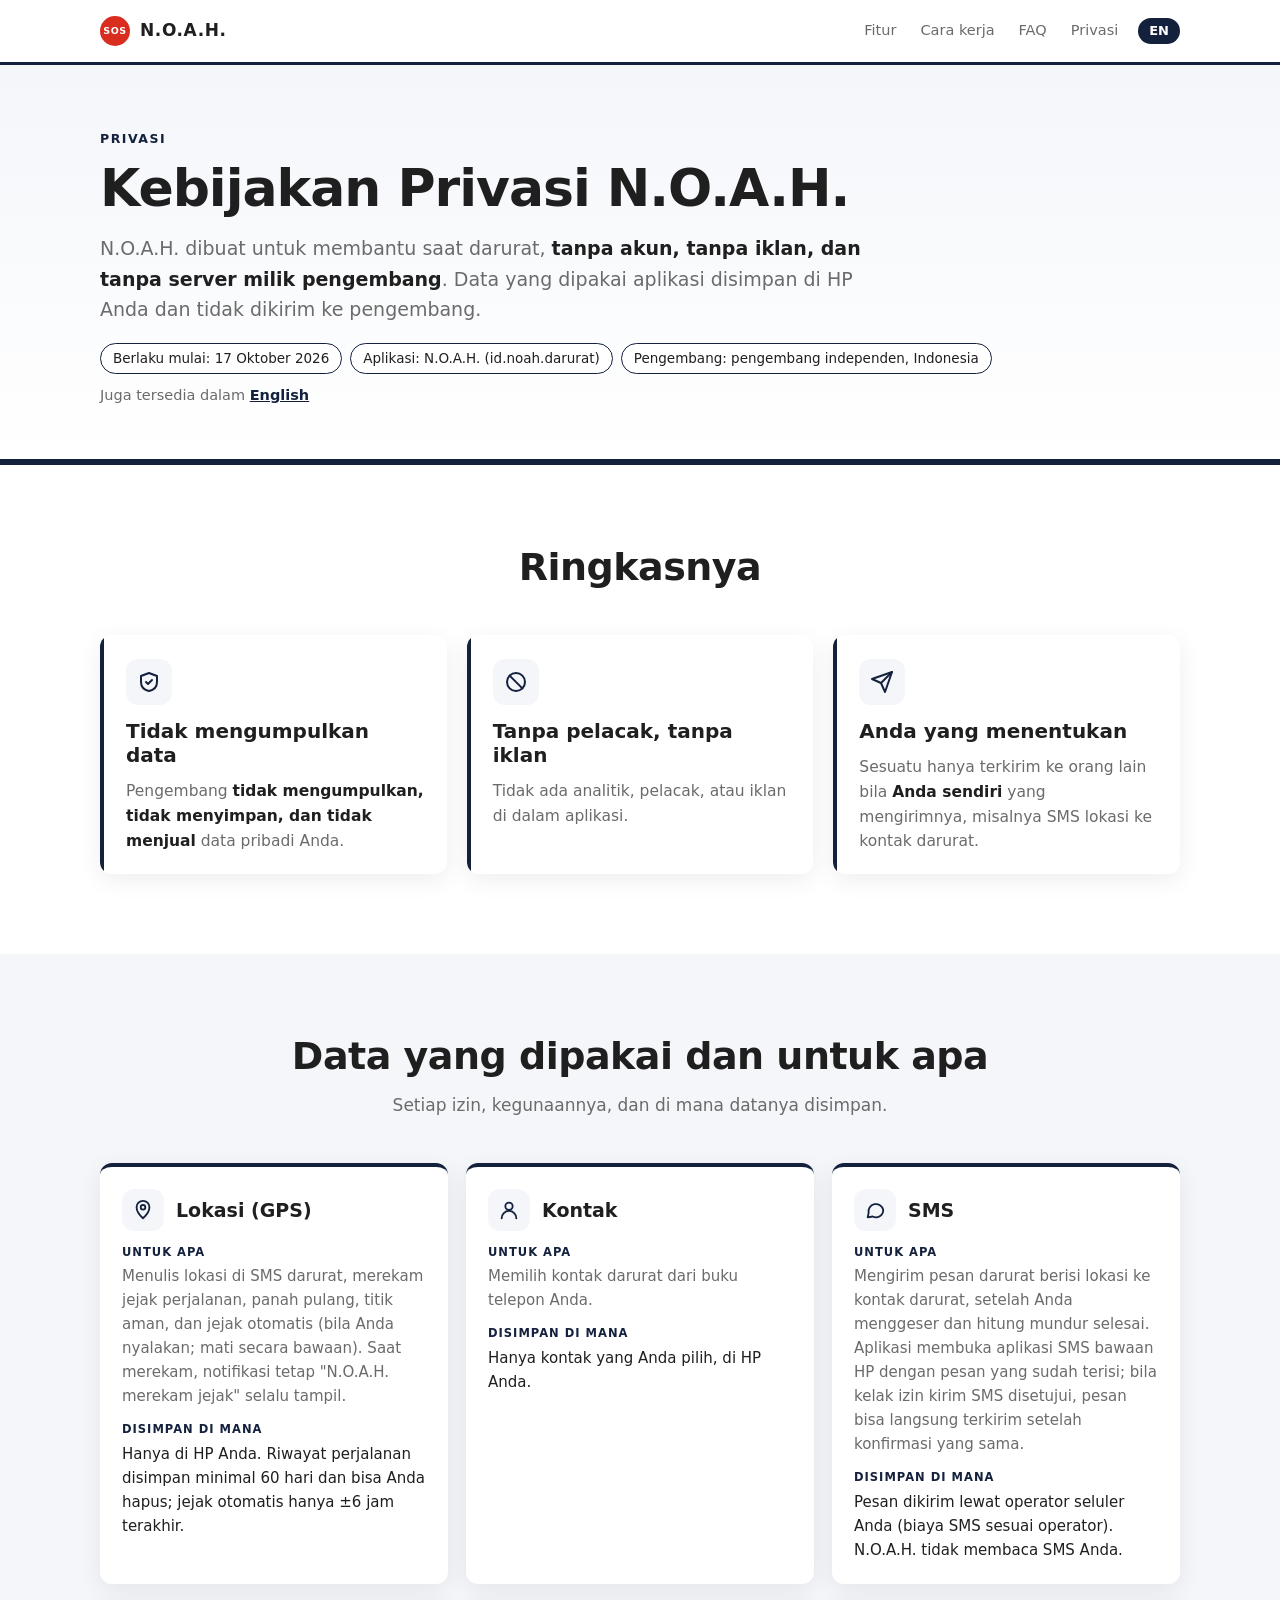
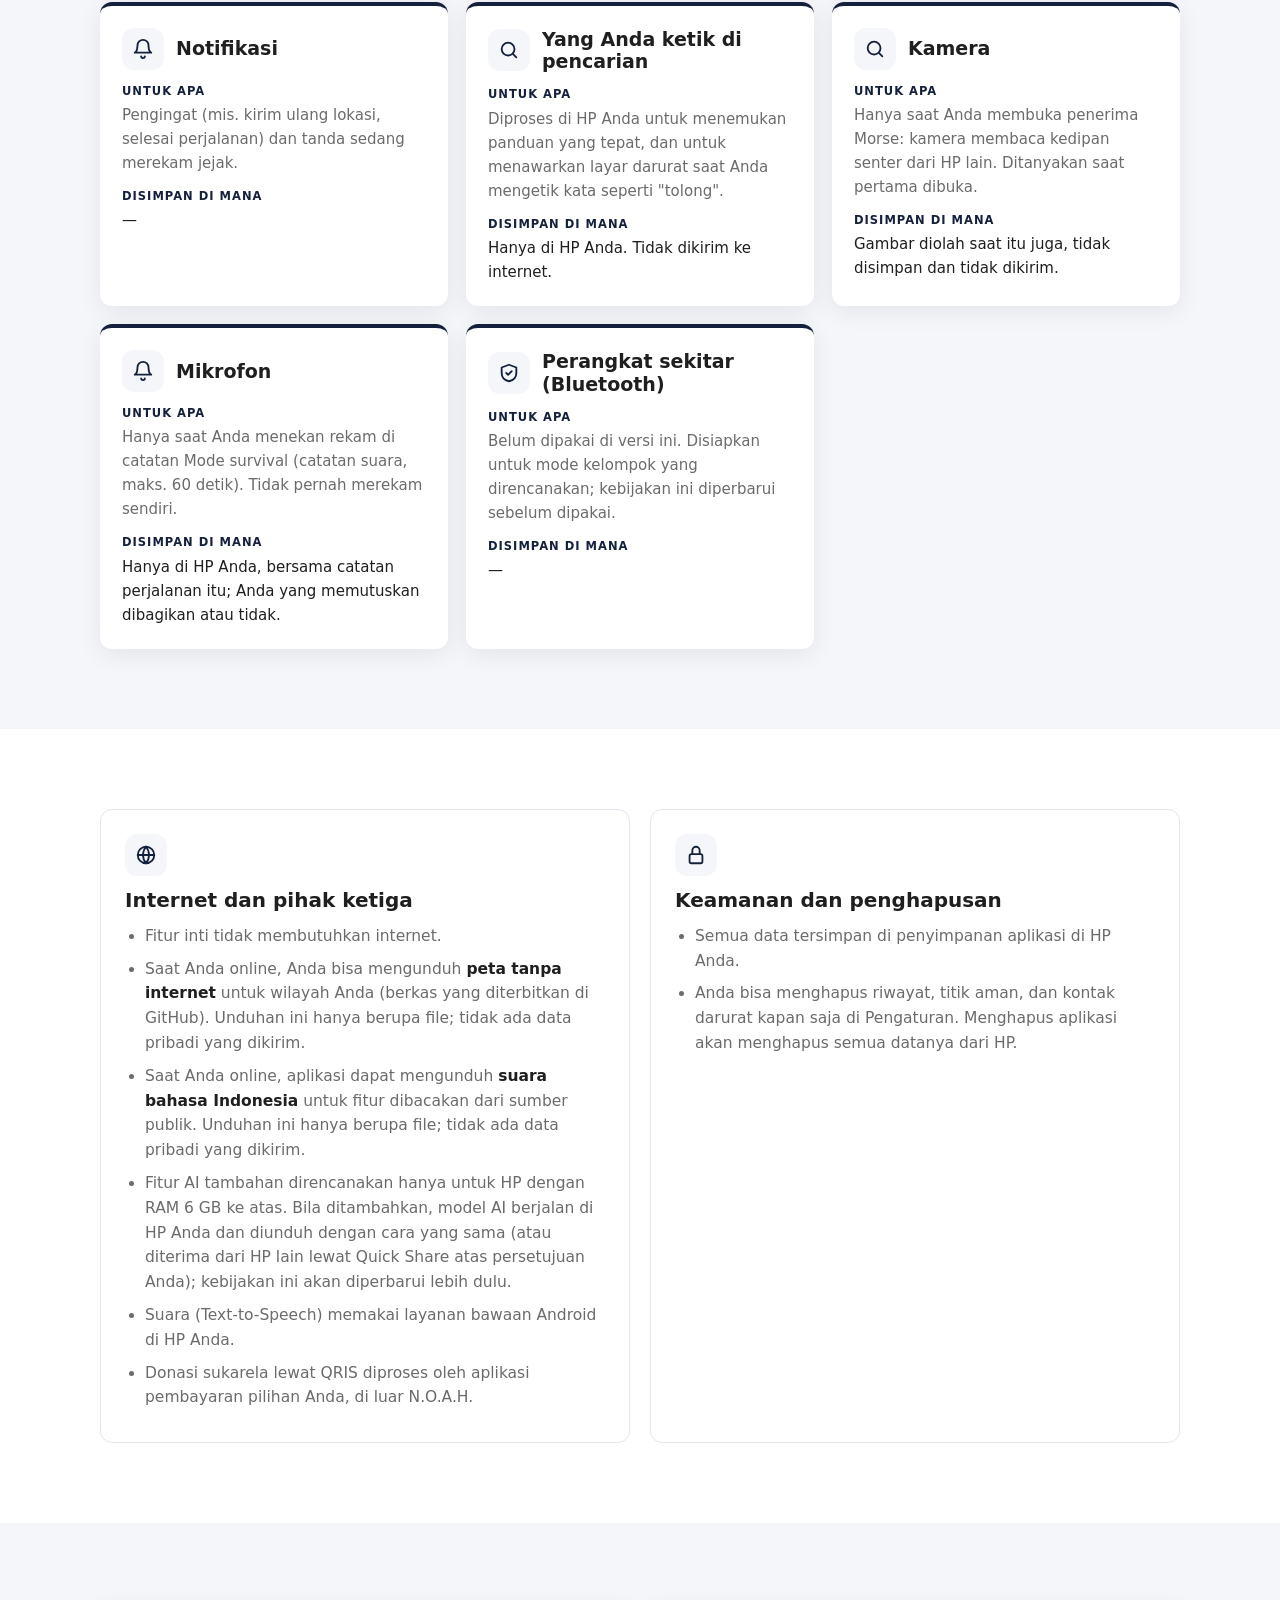
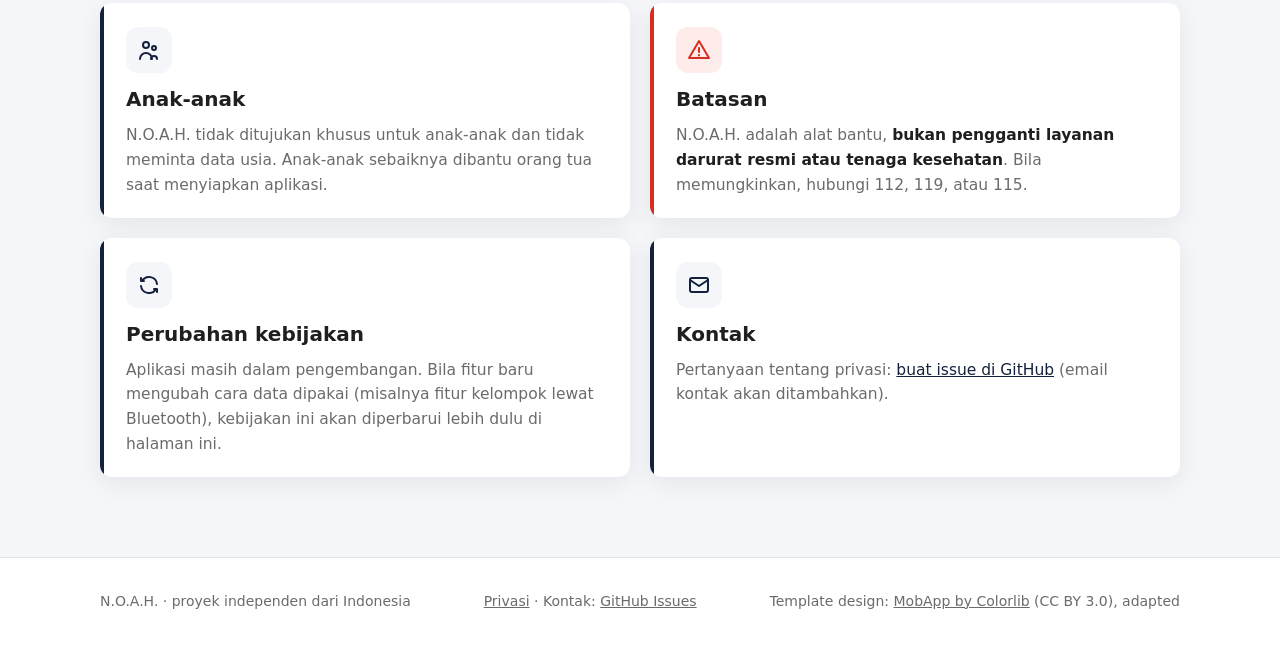
<file: id/privasi.html>
<!DOCTYPE html>
<html lang="id">
<head>
<meta charset="utf-8">
<meta name="viewport" content="width=device-width, initial-scale=1">
<title>Kebijakan Privasi — N.O.A.H.</title>
<meta name="description" content="Kebijakan privasi aplikasi N.O.A.H.: data apa yang dipakai, untuk apa, dan di mana disimpan.">
<meta name="theme-color" content="#0d1716">
<link rel="alternate" hreflang="en" href="../privacy.html">
<link rel="alternate" hreflang="id" href="privasi.html">
<link rel="stylesheet" href="../style.css?v=65da5d07">
</head>
<body>
<header class="nav"><div class="wrap"><a class="brand" href="./"><i>SOS</i>N.O.A.H.</a><nav><a href="./#features">Fitur</a><a href="./#how">Cara kerja</a><a href="./#faq">FAQ</a><a class="keep" href="privasi.html">Privasi</a><a class="lang" href="../privacy.html" lang="en">EN</a></nav></div></header>

<section class="page-hero"><div class="wrap">
  <small>Privasi</small>
  <h1>Kebijakan Privasi N.O.A.H.</h1>
  <p class="lead">N.O.A.H. dibuat untuk membantu saat darurat, <b>tanpa akun, tanpa iklan, dan tanpa server milik pengembang</b>. Data yang dipakai aplikasi disimpan di HP Anda dan tidak dikirim ke pengembang.</p>
  <div class="meta-chips"><span>Berlaku mulai: 17 Oktober 2026</span><span>Aplikasi: N.O.A.H. (id.noah.darurat)</span><span>Pengembang: pengembang independen, Indonesia</span></div>
  <p class="other">Juga tersedia dalam <a href="../privacy.html" lang="en">English</a></p>
</div></section>

<section class="section"><div class="wrap">
  <div class="title"><h2>Ringkasnya</h2></div>
  <div class="grid3"><div class="feature"><div class="ic"><svg viewBox="0 0 24 24" fill="none" stroke="currentColor" stroke-width="2" stroke-linecap="round" stroke-linejoin="round"><path d="M12 3 4 6v6c0 5 3.5 8 8 9 4.5-1 8-4 8-9V6z"/><path d="m9 12 2 2 4-4"/></svg></div><h3>Tidak mengumpulkan data</h3><p>Pengembang <b>tidak mengumpulkan, tidak menyimpan, dan tidak menjual</b> data pribadi Anda.</p></div><div class="feature"><div class="ic"><svg viewBox="0 0 24 24" fill="none" stroke="currentColor" stroke-width="2" stroke-linecap="round"><circle cx="12" cy="12" r="9"/><path d="M5.6 5.6l12.8 12.8"/></svg></div><h3>Tanpa pelacak, tanpa iklan</h3><p>Tidak ada analitik, pelacak, atau iklan di dalam aplikasi.</p></div><div class="feature"><div class="ic"><svg viewBox="0 0 24 24" fill="none" stroke="currentColor" stroke-width="2" stroke-linecap="round" stroke-linejoin="round"><path d="M22 2 11 13"/><path d="M22 2 15 22l-4-9-9-4z"/></svg></div><h3>Anda yang menentukan</h3><p>Sesuatu hanya terkirim ke orang lain bila <b>Anda sendiri</b> yang mengirimnya, misalnya SMS lokasi ke kontak darurat.</p></div></div>
</div></section>

<section class="section light"><div class="wrap">
  <div class="title"><h2>Data yang dipakai dan untuk apa</h2><p>Setiap izin, kegunaannya, dan di mana datanya disimpan.</p></div>
  <div class="perms"><div class="perm"><div class="perm-h"><div class="ic"><svg viewBox="0 0 24 24" fill="none" stroke="currentColor" stroke-width="2" stroke-linecap="round" stroke-linejoin="round"><path d="M12 21s7-6.2 7-12a7 7 0 1 0-14 0c0 5.8 7 12 7 12z"/><circle cx="12" cy="9" r="2.5"/></svg></div><h3>Lokasi (GPS)</h3></div><small>Untuk apa</small><p>Menulis lokasi di SMS darurat, merekam jejak perjalanan, panah pulang, titik aman, dan jejak otomatis (bila Anda nyalakan; mati secara bawaan). Saat merekam, notifikasi tetap "N.O.A.H. merekam jejak" selalu tampil.</p><small>Disimpan di mana</small><p class="st">Hanya di HP Anda. Riwayat perjalanan disimpan minimal 60 hari dan bisa Anda hapus; jejak otomatis hanya ±6 jam terakhir.</p></div><div class="perm"><div class="perm-h"><div class="ic"><svg viewBox="0 0 24 24" fill="none" stroke="currentColor" stroke-width="2" stroke-linecap="round" stroke-linejoin="round"><circle cx="12" cy="8" r="4"/><path d="M4 21a8 8 0 0 1 16 0"/></svg></div><h3>Kontak</h3></div><small>Untuk apa</small><p>Memilih kontak darurat dari buku telepon Anda.</p><small>Disimpan di mana</small><p class="st">Hanya kontak yang Anda pilih, di HP Anda.</p></div><div class="perm"><div class="perm-h"><div class="ic"><svg viewBox="0 0 24 24" fill="none" stroke="currentColor" stroke-width="2" stroke-linecap="round" stroke-linejoin="round"><path d="M21 12a8 8 0 0 1-11.6 7.1L4 20l1-4.6A8 8 0 1 1 21 12z"/></svg></div><h3>SMS</h3></div><small>Untuk apa</small><p>Mengirim pesan darurat berisi lokasi ke kontak darurat, setelah Anda menggeser dan hitung mundur selesai. Aplikasi membuka aplikasi SMS bawaan HP dengan pesan yang sudah terisi; bila kelak izin kirim SMS disetujui, pesan bisa langsung terkirim setelah konfirmasi yang sama.</p><small>Disimpan di mana</small><p class="st">Pesan dikirim lewat operator seluler Anda (biaya SMS sesuai operator). N.O.A.H. tidak membaca SMS Anda.</p></div><div class="perm"><div class="perm-h"><div class="ic"><svg viewBox="0 0 24 24" fill="none" stroke="currentColor" stroke-width="2" stroke-linecap="round" stroke-linejoin="round"><path d="M6 8a6 6 0 1 1 12 0c0 7 3 8 3 8H3s3-1 3-8"/><path d="M10 20a2 2 0 0 0 4 0"/></svg></div><h3>Notifikasi</h3></div><small>Untuk apa</small><p>Pengingat (mis. kirim ulang lokasi, selesai perjalanan) dan tanda sedang merekam jejak.</p><small>Disimpan di mana</small><p class="st">—</p></div><div class="perm"><div class="perm-h"><div class="ic"><svg viewBox="0 0 24 24" fill="none" stroke="currentColor" stroke-width="2" stroke-linecap="round" stroke-linejoin="round"><circle cx="11" cy="11" r="7"/><path d="m20 20-3.5-3.5"/></svg></div><h3>Yang Anda ketik di pencarian</h3></div><small>Untuk apa</small><p>Diproses di HP Anda untuk menemukan panduan yang tepat, dan untuk menawarkan layar darurat saat Anda mengetik kata seperti "tolong".</p><small>Disimpan di mana</small><p class="st">Hanya di HP Anda. Tidak dikirim ke internet.</p></div><div class="perm"><div class="perm-h"><div class="ic"><svg viewBox="0 0 24 24" fill="none" stroke="currentColor" stroke-width="2" stroke-linecap="round" stroke-linejoin="round"><circle cx="11" cy="11" r="7"/><path d="m20 20-3.5-3.5"/></svg></div><h3>Kamera</h3></div><small>Untuk apa</small><p>Hanya saat Anda membuka penerima Morse: kamera membaca kedipan senter dari HP lain. Ditanyakan saat pertama dibuka.</p><small>Disimpan di mana</small><p class="st">Gambar diolah saat itu juga, tidak disimpan dan tidak dikirim.</p></div><div class="perm"><div class="perm-h"><div class="ic"><svg viewBox="0 0 24 24" fill="none" stroke="currentColor" stroke-width="2" stroke-linecap="round" stroke-linejoin="round"><path d="M6 8a6 6 0 1 1 12 0c0 7 3 8 3 8H3s3-1 3-8"/><path d="M10 20a2 2 0 0 0 4 0"/></svg></div><h3>Mikrofon</h3></div><small>Untuk apa</small><p>Hanya saat Anda menekan rekam di catatan Mode survival (catatan suara, maks. 60 detik). Tidak pernah merekam sendiri.</p><small>Disimpan di mana</small><p class="st">Hanya di HP Anda, bersama catatan perjalanan itu; Anda yang memutuskan dibagikan atau tidak.</p></div><div class="perm"><div class="perm-h"><div class="ic"><svg viewBox="0 0 24 24" fill="none" stroke="currentColor" stroke-width="2" stroke-linecap="round" stroke-linejoin="round"><path d="M12 3 4 6v6c0 5 3.5 8 8 9 4.5-1 8-4 8-9V6z"/><path d="m9 12 2 2 4-4"/></svg></div><h3>Perangkat sekitar (Bluetooth)</h3></div><small>Untuk apa</small><p>Belum dipakai di versi ini. Disiapkan untuk mode kelompok yang direncanakan; kebijakan ini diperbarui sebelum dipakai.</p><small>Disimpan di mana</small><p class="st">—</p></div></div>
</div></section>

<section class="section"><div class="wrap two">
  <div class="box"><div class="ic"><svg viewBox="0 0 24 24" fill="none" stroke="currentColor" stroke-width="2" stroke-linecap="round"><circle cx="12" cy="12" r="9"/><path d="M3 12h18M12 3a14 14 0 0 1 0 18M12 3a14 14 0 0 0 0 18"/></svg></div><h3>Internet dan pihak ketiga</h3><ul><li>Fitur inti tidak membutuhkan internet.</li><li>Saat Anda online, Anda bisa mengunduh <b>peta tanpa internet</b> untuk wilayah Anda (berkas yang diterbitkan di GitHub). Unduhan ini hanya berupa file; tidak ada data pribadi yang dikirim.</li><li>Saat Anda online, aplikasi dapat mengunduh <b>suara bahasa Indonesia</b> untuk fitur dibacakan dari sumber publik. Unduhan ini hanya berupa file; tidak ada data pribadi yang dikirim.</li><li>Fitur AI tambahan direncanakan hanya untuk HP dengan RAM 6 GB ke atas. Bila ditambahkan, model AI berjalan di HP Anda dan diunduh dengan cara yang sama (atau diterima dari HP lain lewat Quick Share atas persetujuan Anda); kebijakan ini akan diperbarui lebih dulu.</li><li>Suara (Text-to-Speech) memakai layanan bawaan Android di HP Anda.</li><li>Donasi sukarela lewat QRIS diproses oleh aplikasi pembayaran pilihan Anda, di luar N.O.A.H.</li></ul></div>
  <div class="box"><div class="ic"><svg viewBox="0 0 24 24" fill="none" stroke="currentColor" stroke-width="2" stroke-linecap="round" stroke-linejoin="round"><rect x="5" y="11" width="14" height="10" rx="2"/><path d="M8 11V7a4 4 0 0 1 8 0v4"/></svg></div><h3>Keamanan dan penghapusan</h3><ul><li>Semua data tersimpan di penyimpanan aplikasi di HP Anda.</li><li>Anda bisa menghapus riwayat, titik aman, dan kontak darurat kapan saja di Pengaturan. Menghapus aplikasi akan menghapus semua datanya dari HP.</li></ul></div>
</div></section>

<section class="section light"><div class="wrap">
  <div class="grid2"><div class="feature"><div class="ic"><svg viewBox="0 0 24 24" fill="none" stroke="currentColor" stroke-width="2" stroke-linecap="round" stroke-linejoin="round"><circle cx="9" cy="7" r="3"/><circle cx="17" cy="10" r="2"/><path d="M3 21a6 6 0 0 1 12 0M14 21a3 3 0 0 1 6 0"/></svg></div><h3>Anak-anak</h3><p>N.O.A.H. tidak ditujukan khusus untuk anak-anak dan tidak meminta data usia. Anak-anak sebaiknya dibantu orang tua saat menyiapkan aplikasi.</p></div><div class="feature warn"><div class="ic"><svg viewBox="0 0 24 24" fill="none" stroke="currentColor" stroke-width="2" stroke-linecap="round" stroke-linejoin="round"><path d="M12 3 2 20h20z"/><path d="M12 10v4M12 17v.5"/></svg></div><h3>Batasan</h3><p>N.O.A.H. adalah alat bantu, <b>bukan pengganti layanan darurat resmi atau tenaga kesehatan</b>. Bila memungkinkan, hubungi 112, 119, atau 115.</p></div><div class="feature"><div class="ic"><svg viewBox="0 0 24 24" fill="none" stroke="currentColor" stroke-width="2" stroke-linecap="round" stroke-linejoin="round"><path d="M20 11a8 8 0 0 0-14.9-3M4 5v3h3M4 13a8 8 0 0 0 14.9 3M20 19v-3h-3"/></svg></div><h3>Perubahan kebijakan</h3><p>Aplikasi masih dalam pengembangan. Bila fitur baru mengubah cara data dipakai (misalnya fitur kelompok lewat Bluetooth), kebijakan ini akan diperbarui lebih dulu di halaman ini.</p></div><div class="feature"><div class="ic"><svg viewBox="0 0 24 24" fill="none" stroke="currentColor" stroke-width="2" stroke-linecap="round" stroke-linejoin="round"><rect x="3" y="5" width="18" height="14" rx="2"/><path d="m3 7 9 6 9-6"/></svg></div><h3>Kontak</h3><p>Pertanyaan tentang privasi: <a href="https://github.com/noah-darurat/noah-darurat.github.io/issues">buat issue di GitHub</a> (email kontak akan ditambahkan).</p></div></div>
</div></section>
<footer><div class="wrap"><span>N.O.A.H. · proyek independen dari Indonesia</span><span><a href="privasi.html">Privasi</a> · Kontak: <a href="https://github.com/noah-darurat/noah-darurat.github.io/issues">GitHub Issues</a></span><span>Template design: <a href="https://colorlib.com/wp/template/mobapp/">MobApp by Colorlib</a> (CC BY 3.0), adapted</span></div></footer>
</body>
</html>
</file>
<file: style.css>
/* N.O.A.H. — situs. Tata letak & gaya visual diadaptasi dari template MobApp oleh Colorlib (CC BY 3.0),
   ditulis ulang tanpa Bootstrap/jQuery supaya ringan di HP lama. Merah hanya untuk SOS/darurat. */
:root {
  --ink: #1f1f1f;
  --muted: #6b6b6b;
  --line: #e1e5ee;
  --soft: #f4f6fa;
  --bg: #ffffff;
  --card: #ffffff;
  /* warna dasar aplikasi (rumah baru, 9–10 Okt): biru tua #14213D + putih; merah hanya darurat */
  --brand: #14213d;        /* biru tua utama: tombol utama, aksen, pita (= Warna.Utama aplikasi) */
  --on-brand: #ffffff;     /* teks di atas biru tua */
  --accent: #14213d;       /* teks/tautan aksen = warna judul */
  --accent-2: #14213d;
  --brand-soft: #f4f6fa;   /* latar lembut = abu kartu aplikasi */
  --red: #d92d20;
  --red-soft: #fdecea;
  --hero-a: #f4f6fa;
  --hero-b: #ffffff;
  --hero-fg: #1f1f1f;
  --hero-muted: #6b6b6b;
  --hero-line: rgba(31, 31, 31, .18);
  --nav-bg: rgba(255, 255, 255, .94);
  --max: 1120px;
  --shadow: 0 6px 24px rgba(0, 0, 0, .07);
}
@media (prefers-color-scheme: dark) {
  :root {
    --ink: #e6e9ef;
    --muted: #9aa4b5;
    --line: #2e3747;
    --soft: #1b2230;
    --bg: #0f131b;
    --brand: #2f5bd3;
    --on-brand: #ffffff;
    --card: #1b2230;
    --accent: #f5f7fa;
    --accent-2: #2f5bd3;
    --brand-soft: #1b2230;
    --red: #f0544a;
    --red-soft: #3a1d1a;
    --hero-a: #1b2230;
    --hero-b: #0f131b;
    --hero-fg: #f5f7fa;
    --hero-muted: #9aa4b5;
    --hero-line: rgba(255, 255, 255, .25);
    --nav-bg: rgba(15, 19, 27, .94);
    --shadow: 0 6px 24px rgba(0, 0, 0, .35);
  }
}
* { box-sizing: border-box; }
html { -webkit-text-size-adjust: 100%; scroll-behavior: smooth; }
body { margin: 0; background: var(--bg); color: var(--ink);
  font-family: "Inter", "Segoe UI", system-ui, -apple-system, Roboto, Arial, sans-serif; font-size: 17px; line-height: 1.6; }
a { color: var(--accent); }
img, svg { max-width: 100%; }
.wrap { max-width: var(--max); margin: 0 auto; padding: 0 20px; }
.section { padding: 80px 0; }
.light { background: var(--soft); }
.title { text-align: center; margin: 0 auto 44px; max-width: 700px; }
.title small { display: block; text-transform: uppercase; letter-spacing: 1.5px; font-size: 12.5px; font-weight: 600; color: var(--accent); margin-bottom: 6px; }
h1, h2, h3, h4 { line-height: 1.2; margin: 0 0 12px; }
h2 { font-size: clamp(26px, 3.6vw, 38px); font-weight: 700; letter-spacing: -.5px; }
h3 { font-size: 20px; font-weight: 650; }
p { margin: 0 0 12px; color: var(--muted); }

/* navigasi */
.nav { position: sticky; top: 0; z-index: 20; background: var(--nav-bg); backdrop-filter: blur(8px); color: var(--ink); border-bottom: 3px solid var(--brand); }
.nav .wrap { display: flex; align-items: center; justify-content: space-between; height: 62px; gap: 10px; }
.brand { display: flex; align-items: center; gap: 10px; color: var(--ink); text-decoration: none; font-weight: 800; letter-spacing: .6px; }
.brand i { width: 30px; height: 30px; border-radius: 50%; background: #d92d20; color: #fff; display: grid; place-items: center; font-style: normal; font-size: 9.5px; font-weight: 800; }
.nav nav { display: flex; align-items: center; gap: 4px; }
.nav nav a { color: var(--muted); text-decoration: none; font-size: 14.5px; padding: 6px 10px; border-radius: 8px; }
.nav nav a:hover { color: var(--ink); background: var(--brand-soft); }
.nav nav a.lang { background: var(--brand); border-radius: 999px; padding: 3px 11px; color: var(--on-brand); font-weight: 700; font-size: 13px; margin-left: 6px; }
@media (max-width: 640px) { .nav nav a:not(.lang):not(.keep) { display: none; } }

/* hero */
.hero { background: linear-gradient(180deg, var(--hero-a) 0%, var(--hero-b) 100%); color: var(--hero-fg); text-align: center; padding: 72px 0 0; overflow: hidden; position: relative; }
.hero::after { content: ""; position: absolute; left: 0; right: 0; bottom: 0; height: 120px; background: var(--brand); z-index: 0; }
.hero .wrap { position: relative; z-index: 1; }
.hero .badge { display: inline-block; font-size: 13px; background: var(--brand-soft); border: 1px solid var(--brand); border-radius: 999px; padding: 4px 14px; color: var(--accent); font-weight: 600; margin-bottom: 20px; }
.hero h1 { font-size: clamp(34px, 6vw, 60px); font-weight: 800; letter-spacing: -1px; max-width: 880px; margin: 0 auto 18px; }
.hero h1 em { font-style: normal; color: var(--accent); }
.hero .tagline { font-size: clamp(17px, 2.2vw, 21px); color: var(--hero-muted); max-width: 760px; margin: 0 auto 30px; }
.btns { display: flex; flex-wrap: wrap; gap: 12px; justify-content: center; }
.btn { display: inline-block; text-decoration: none; font-weight: 700; font-size: 15.5px; padding: 13px 24px; border-radius: 10px; transition: transform .2s ease, box-shadow .2s ease; }
.btn:hover { transform: translateY(-2px); }
.btn.light { background: var(--brand); color: var(--on-brand); box-shadow: 0 10px 26px rgba(20, 33, 61, .30); }
.btn.ghost { border: 1.5px solid var(--hero-fg); color: var(--hero-fg); }
.hero-phone { margin: 52px auto 0; height: 330px; overflow: hidden; }
@media (max-width: 640px) { .hero { padding-top: 48px; } .hero-phone { height: 290px; } }

/* bingkai HP + layar tiruan */
.phone { width: 262px; height: 540px; margin: 0 auto; background: #0b0d0d; border-radius: 40px; padding: 11px; box-shadow: 0 30px 60px rgba(0, 0, 0, .35); position: relative; text-align: left; }
.phone::before { content: ""; position: absolute; top: 18px; left: 50%; transform: translateX(-50%); width: 64px; height: 7px; border-radius: 6px; background: #2b2f2e; z-index: 2; }
.screen.shot { padding: 0; background: #fff; }
.screen.shot img { width: 100%; height: 100%; object-fit: contain; object-position: top; display: block; }
.screen { background: #fff; color: #1f1f1f; border-radius: 30px; height: 100%; overflow: hidden; padding: 34px 14px 14px; font-size: 10.5px; line-height: 1.35; position: relative; font-family: "Inter", "Segoe UI", Arial, sans-serif; }
.screen .t { font-size: 17px; font-weight: 800; margin-bottom: 4px; }
.screen .t.red { color: #d92d20; }
.screen .sub { color: #6b6b6b; margin-bottom: 8px; }
.screen .chips { display: flex; flex-wrap: wrap; gap: 5px; margin-bottom: 9px; }
.screen .chip { border: 1px solid #d92d20; color: #d92d20; border-radius: 12px; padding: 3px 9px; font-weight: 600; font-size: 9.5px; }
.screen .chip.on { background: #d92d20; color: #fff; }
.screen .step { display: flex; align-items: center; gap: 8px; background: #fdecea; border-radius: 10px; padding: 8px; margin-bottom: 6px; font-weight: 600; }
.screen .step b { width: 20px; height: 20px; border-radius: 50%; background: #d92d20; color: #fff; display: grid; place-items: center; font-size: 10px; flex: none; }
.screen .row { display: flex; gap: 5px; margin: 8px 0; }
.screen .row span { flex: 1; text-align: center; border: 1px solid #d92d20; color: #d92d20; border-radius: 8px; padding: 7px 0; font-weight: 700; font-size: 9.5px; }
.screen .slide { background: #d92d20; color: #fff; border-radius: 22px; padding: 6px; display: flex; align-items: center; gap: 10px; font-weight: 700; margin-top: 10px; }
.screen .slide i { width: 30px; height: 30px; border-radius: 50%; background: #fff; color: #d92d20; display: grid; place-items: center; font-style: normal; font-weight: 800; }
.screen .guide { border: 2px solid #2b2b2b; border-radius: 10px; padding: 9px; margin-bottom: 7px; }
.screen .guide small, .screen .ai small { display: block; color: #6b6b6b; font-weight: 700; margin-bottom: 4px; font-size: 9px; }
.screen .guide p, .screen .ai p { color: #1f1f1f; margin: 0 0 3px; font-size: 10.5px; }
.screen .ai { background: #f2f2f2; border-radius: 10px; padding: 9px; margin-bottom: 7px; }
.screen .btn4 { display: flex; gap: 4px; }
.screen .btn4 span { flex: 1; border: 1px solid #bbb; border-radius: 7px; text-align: center; padding: 6px 0; font-weight: 600; font-size: 9px; }
.screen .head { display: flex; justify-content: space-between; align-items: center; margin-bottom: 8px; }
.screen .head b { font-size: 12.5px; }
.screen .pill { background: #f0f0f0; color: #555; border-radius: 10px; padding: 2px 8px; font-size: 9px; }
.screen .canvas { background: #f4f4f4; border-radius: 12px; height: 210px; position: relative; margin-bottom: 8px; }
.screen .canvas svg { width: 100%; height: 100%; }
.screen .arrow { border: 2px solid #2b2b2b; border-radius: 12px; padding: 10px; display: flex; align-items: center; gap: 10px; }
.screen .arrow svg { width: 34px; height: 34px; flex: none; }
.screen .arrow b { display: block; font-size: 13px; }
.screen .sos { position: absolute; right: 12px; bottom: 58px; width: 46px; height: 46px; border-radius: 50%; background: #d92d20; color: #fff; display: grid; place-items: center; font-weight: 800; font-size: 11px; box-shadow: 0 6px 14px rgba(217, 45, 32, .35); }
.screen .done { border: 1px solid #bbb; border-radius: 9px; text-align: center; padding: 8px; font-weight: 700; position: absolute; left: 14px; right: 14px; bottom: 14px; }
.screen .list div { display: flex; justify-content: space-between; border: 1px solid #ddd; border-radius: 8px; padding: 7px 9px; margin-bottom: 5px; font-weight: 600; }
.screen .list div span { color: #777; font-weight: 400; }

/* kartu fitur (gaya MobApp: garis aksen kiri) */
.grid3 { display: grid; grid-template-columns: repeat(auto-fit, minmax(270px, 1fr)); gap: 20px; }
.feature { position: relative; background: var(--card); border-radius: 12px; padding: 24px 22px 20px 26px; box-shadow: var(--shadow); transition: transform .25s ease, box-shadow .25s ease; overflow: hidden; }
.feature::before { content: ""; position: absolute; left: 0; top: 0; bottom: 0; width: 4px; background: linear-gradient(180deg, var(--accent-2), var(--accent)); }
.feature:hover { transform: translateY(-3px); box-shadow: 0 12px 34px rgba(0, 0, 0, .1); }
.feature .ic { width: 46px; height: 46px; border-radius: 12px; background: var(--brand-soft); display: grid; place-items: center; margin-bottom: 14px; color: var(--accent); }
.feature .ic svg { width: 24px; height: 24px; }
.feature p { font-size: 15.5px; margin: 0; }
.feature.sos::before { background: var(--red); }
.feature.sos .ic { background: var(--red-soft); color: var(--red); }
.feature.sos h3 { color: var(--red); }

/* bagian kiri-kanan */
.split { display: grid; grid-template-columns: 1fr 1fr; gap: 56px; align-items: center; }
.split.rev .txt { order: -1; }
.split ul { margin: 14px 0 0; padding: 0; list-style: none; }
.split li { position: relative; padding-left: 28px; margin-bottom: 9px; color: var(--muted); }
.split li::before { content: ""; position: absolute; left: 0; top: 8px; width: 14px; height: 14px; border-radius: 50%; border: 3px solid var(--brand); }
@media (max-width: 860px) { .split { grid-template-columns: 1fr; gap: 36px; } .split.rev .txt { order: 0; } }

/* langkah bernomor (gaya MobApp) */
.steps { list-style: none; margin: 0; padding: 0; }
.steps li { display: flex; gap: 18px; padding: 18px 0; border-bottom: 1px solid var(--line); }
.steps li:last-child { border-bottom: 0; }
.steps .n { width: 58px; height: 58px; flex: none; border-radius: 50%; background: var(--card); box-shadow: var(--shadow); display: grid; place-items: center; font-size: 24px; font-weight: 300; color: var(--accent); }
.steps h3 { margin: 4px 0; font-weight: 500; font-size: 20px; }
.steps p { margin: 0; font-size: 15.5px; }

/* prinsip */
.pgrid { display: grid; grid-template-columns: repeat(auto-fit, minmax(230px, 1fr)); gap: 14px; }
.pgrid div { background: var(--card); border: 1px solid var(--line); border-radius: 12px; padding: 18px; }
.pgrid b { display: block; margin-bottom: 4px; }
.pgrid span { color: var(--muted); font-size: 15.5px; }

/* FAQ */
.faq { display: grid; grid-template-columns: 1fr 1fr; gap: 26px 44px; }
.faq h3 { font-size: 18px; margin-bottom: 6px; }
.faq p { font-size: 15.5px; }
@media (max-width: 760px) { .faq { grid-template-columns: 1fr; } }

/* pita ajakan */
.cta { background: var(--brand); color: var(--on-brand); text-align: center; }
.cta h2 { color: var(--on-brand); }
.cta p { color: #dfe4ee; max-width: 680px; margin: 0 auto 26px; }
.cta .btn.light { background: #ffffff; color: #14213d; box-shadow: 0 10px 26px rgba(0, 0, 0, .25); }
.note { max-width: 820px; margin: 26px auto 0; text-align: center; font-size: 14.5px; color: var(--muted); }

/* footer */
footer { padding: 32px 0 44px; color: var(--muted); font-size: 14px; border-top: 1px solid var(--line); }
footer .wrap { display: flex; flex-wrap: wrap; gap: 8px 24px; justify-content: space-between; }
footer a { color: var(--muted); }

/* halaman privasi (gaya MobApp) */
.page-hero { background: linear-gradient(180deg, var(--hero-a) 0%, var(--hero-b) 100%); color: var(--hero-fg); padding: 64px 0 52px; border-bottom: 6px solid var(--brand); }
.page-hero small { display: block; text-transform: uppercase; letter-spacing: 1.5px; font-size: 12.5px; font-weight: 700; color: var(--accent); margin-bottom: 8px; }
.page-hero h1 { font-size: clamp(32px, 5.4vw, 52px); font-weight: 800; letter-spacing: -1px; margin-bottom: 14px; }
.page-hero .lead { color: var(--hero-muted); font-size: clamp(16.5px, 2vw, 19px); max-width: 780px; }
.page-hero .lead b { color: var(--hero-fg); }
.meta-chips { display: flex; flex-wrap: wrap; gap: 8px; margin: 18px 0 10px; }
.meta-chips span { background: var(--card); border: 1px solid var(--brand); border-radius: 999px; padding: 4px 12px; font-size: 13.5px; color: var(--hero-fg); }
.page-hero .other { font-size: 14.5px; color: var(--hero-muted); margin: 0; }
.page-hero .other a { color: var(--accent); font-weight: 600; }
.feature p b, .box li b { color: var(--ink); }
.perms { display: grid; grid-template-columns: repeat(auto-fit, minmax(300px, 1fr)); gap: 18px; }
.perm { background: var(--card); border-radius: 12px; padding: 22px; box-shadow: var(--shadow); border-top: 4px solid var(--brand); }
.perm-h { display: flex; align-items: center; gap: 12px; margin-bottom: 6px; }
.perm-h h3 { margin: 0; font-size: 19px; }
.perm .ic, .box .ic { width: 42px; height: 42px; border-radius: 12px; background: var(--brand-soft); display: grid; place-items: center; color: var(--accent); flex: none; }
.perm .ic svg, .box .ic svg { width: 22px; height: 22px; }
.perm small { display: block; text-transform: uppercase; letter-spacing: 1px; font-size: 11.5px; font-weight: 700; color: var(--accent); margin: 12px 0 3px; }
.perm p { font-size: 15px; margin: 0; }
.perm p.st { color: var(--ink); }
.two { display: grid; grid-template-columns: 1fr 1fr; gap: 20px; }
.box { background: var(--card); border: 1px solid var(--line); border-radius: 12px; padding: 24px; }
.box .ic { margin-bottom: 12px; }
.box ul { margin: 8px 0 0; padding-left: 20px; color: var(--muted); font-size: 15.5px; }
.box li { margin-bottom: 8px; }
.grid2 { display: grid; grid-template-columns: 1fr 1fr; gap: 20px; }
@media (max-width: 760px) { .grid2 { grid-template-columns: 1fr; } }
.feature.warn::before { background: var(--red); }
.feature.warn .ic { background: var(--red-soft); color: var(--red); }
@media (max-width: 760px) { .two { grid-template-columns: 1fr; } }
</file>
